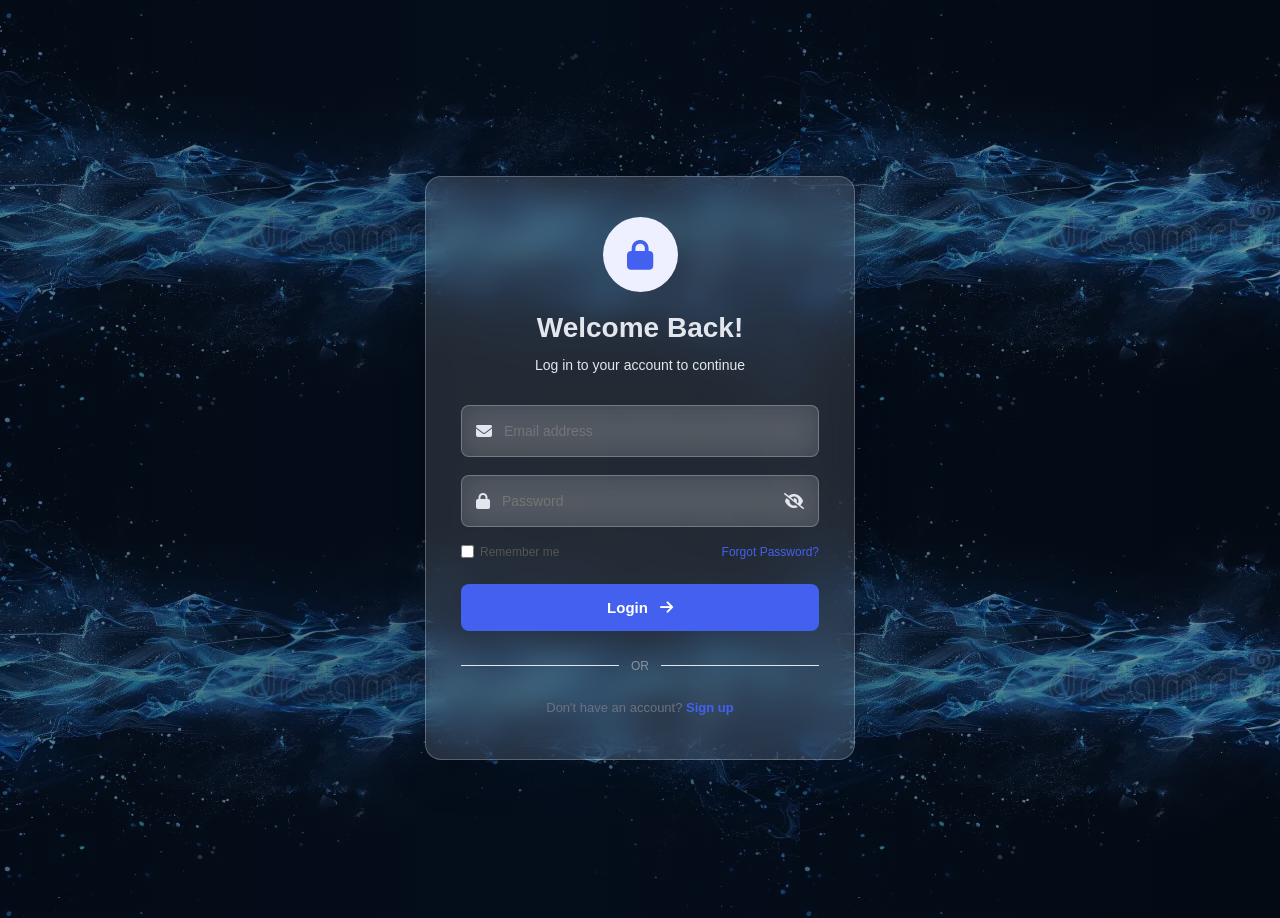
<file: index.html>
<!DOCTYPE html>
<html lang="en">
<head>
 <meta charset="UTF-8">
 <meta name="viewport" content="width=device-width, initial-scale=1">
 <link rel="stylesheet"
      href="https://cdnjs.cloudflare.com/ajax/libs/font-awesome/6.5.2/css/all.min.css">
 <link rel="stylesheet" href="login.css">
 <title>Login Page</title>
</head>
<body>
 <header>
  <nav>
   <ul id="nav-menu">
    <li>
     <a href="dashboard.html"></a>
    </li>
   </ul>
   </nav>
 </header>
 <main>
   <section id="login-hero">
    <div class="login-container">
     <div class="login-card">
      <div class="login-icon">
       <i class="fa-solid fa-lock"></i>
      </div>
      <h2>Welcome Back!</h2>
      <p>Log in to your account to continue</p>
      <div class="email-container">
       <i class="fas fa-envelope"></i>
     <input type="email" id="email" placeholder="Email address" required>
      </div>
      <div class="password-container">
       <i class="fas fa-lock"></i>
       <input type="password" id="password" placeholder="Password" required>
       <i class="fas fa-eye-slash" id="toggle-password"></i>
      </div>
      <div class="remember-forgot">
      <label>
       <input type="checkbox" id="remember-me">Remember me
      </label>
      <a href="forget-password.html">Forgot Password?</a>
      </div>
      <button id="login">Login <i class="fas fa-arrow-right"></i></button>
      <p id="login-message"></p>
      <p class="eyebrow"><span></span>OR<span></span></p>
       <p class="signup-text">Don't have an account? <a href="sign-up.html">Sign up</a></p>
     </div>
    </div>
   </section>
   </main>
 <script src="login.js"></script>
</body>

</html>
</file>
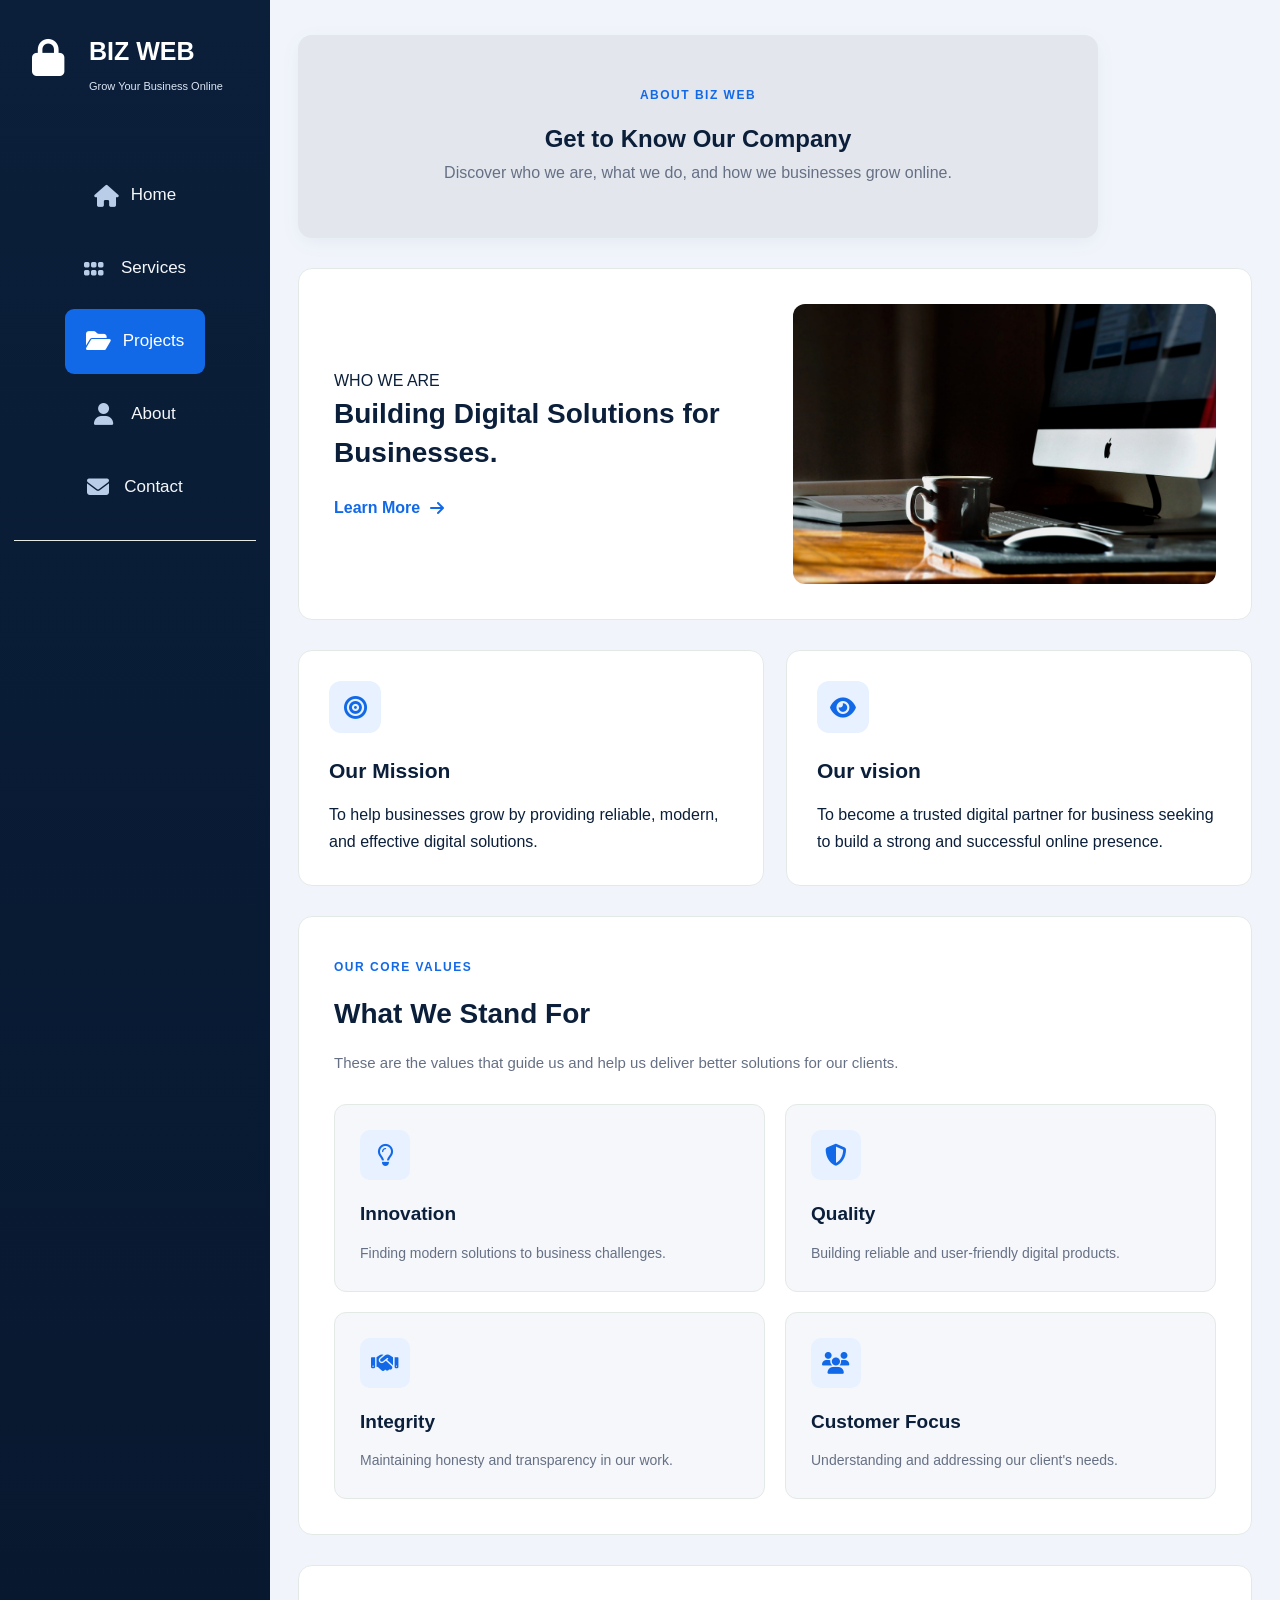
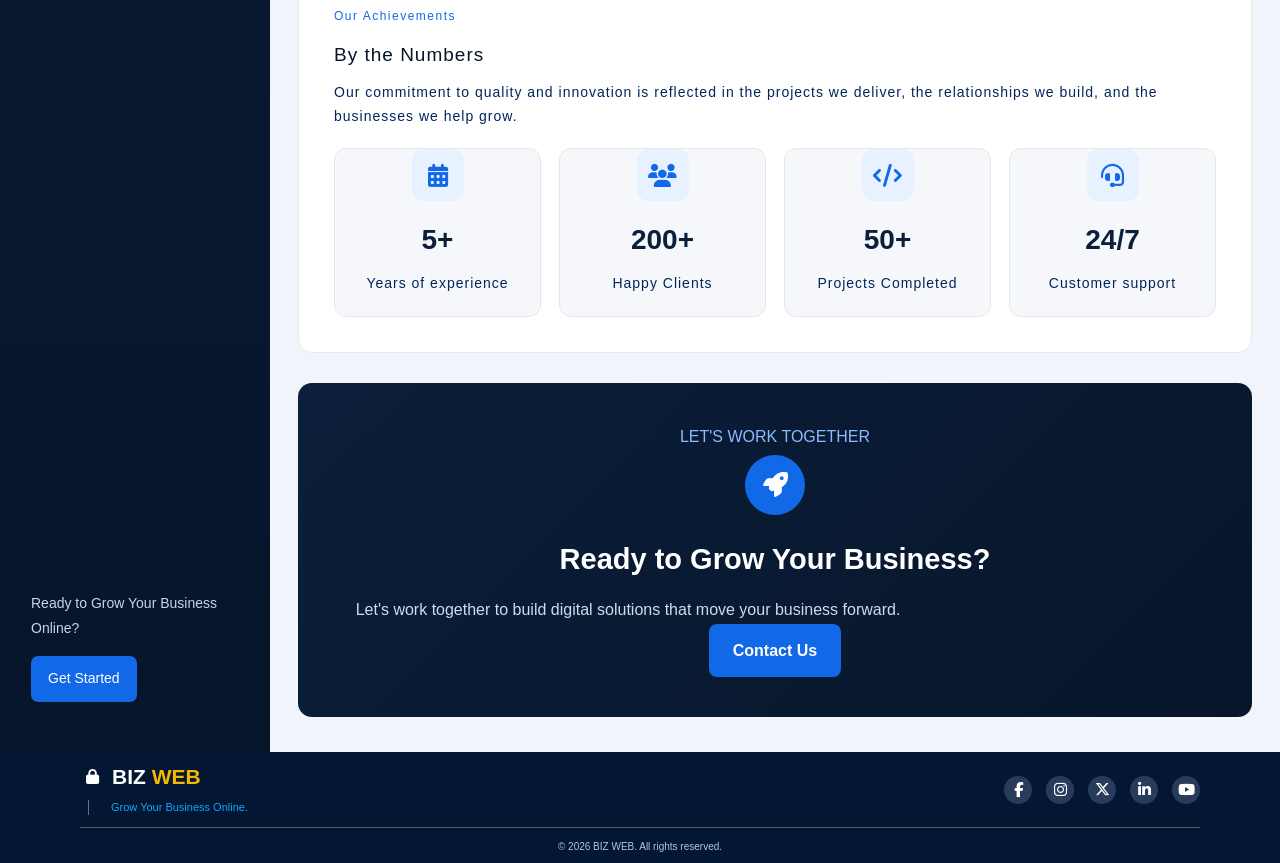
<file: about.html>
<!DOCTYPE html>
<html lang="en">
<head>
 <meta charset="UTF-8">
 <meta name="viewport" content="width=device-width, initial-scale=1">
 <title>BIZ WEB | ABOUT</title>
  <link rel="stylesheet" href="dashboard.css">
 <link rel="stylesheet"
      href="https://cdnjs.cloudflare.com/ajax/libs/font-awesome/6.5.2/css/all.min.css">
</head>

<body>
 <div class="about-layout">
  <!---------- SIDEBAR---------->
  
 <aside class="sidebar">
        <div class="sidebar-brand">
        <h2>BIZ WEB</h2>
        <p class="sidebar-tagline">Grow Your Business Online</p>
      </div>
      <nav>
       <a href="index.html"> <i class="fas fa-house"></i> Home</a>
               <a href="services.html"><i class="fas fa-grip"></i> Services</a>
        <a href="projects.html"><i class="fas fa-folder-open"></i> Projects</a>
        <a href="about.html"><i class="fas fa-user"></i> About</a>
        <a href="contact.html"><i class="fas fa-envelope"></i> Contact</a>
      </nav>
      <div class="sidebar-bottom">
        <p>Ready to Grow Your Business Online?</p>
        <a href="contact.html" class="sidebar-cta">
          Get Started
        </a>
        
      </div>
    </aside>
    <main class="about-main">
     <section id="about-section">
      <p class="eyebrow">ABOUT BIZ WEB</p>
      <h1>Get to Know Our Company</h1>
      <p>Discover who we are, what we do, and how we businesses grow online. </p>
     </section>
     <section id="company-overview">
      <div class="overview-content">
       <span class="eyebrow">WHO WE ARE</span>
       <h2>Building Digital Solutions for Businesses. </h2>
       <a href="services.html">Learn More <i class="fas fa-arrow-right"></i></a>
      </div>
      <div class="overview-image">
       <img src="company-overview.jpg" alt="BIZ WEB Company Overview">
      </div>
     </section>
     <section id="featured-section">
      <div class="our-mission-container">
       <div class="mission-card">
        <div class="card-icon">
         <i class="fas fa-bullseye"></i>
        </div>
        <h3>Our Mission</h3>
        <p>To help businesses grow by providing reliable, modern, and effective digital solutions. </p>
       </div>
        <div class="vision-card">
         <div class="card-icon">
          <i class="fas fa-eye"></i>
         </div>
         <h3>Our vision</h3>
         <p>To become a trusted digital partner for business seeking to build a strong and successful online presence. </p>
        </div>
       </div>
     </section>
     <section id="core-values">
      <span class="eyebrow">OUR CORE VALUES</span>
      <h2>What We Stand For</h2>
      <p>These are the values that guide us and help us deliver better solutions for our clients. </p>
      <div class="core-container">
       <div class="core-card">
        <div class="card-icon">
         <i class="fa-regular fa-lightbulb"></i>
        </div>
        <h3>Innovation</h3>
        <p>Finding modern solutions to business challenges. </p>
       </div>
       <div class="core-card">
        <div class="card-icon">
         <i class="fas fa-shield-halved"></i>
        </div>
        <h3>Quality</h3>
        <p>Building reliable and user-friendly digital products. </p>
       </div>
       <div class="core-card">
        <div class="card-icon">
        <i class="fas fa-handshake"></i>
       </div>
       <h3>Integrity</h3>
       <p>Maintaining honesty and transparency in our work. </p>
       </div>
       <div class="core-card">
        <div class="card-icon">
         <i class="fas fa-users"></i>
        </div>
        <h3>Customer Focus</h3>
        <p>Understanding and addressing our client's needs. </p>
       </div>
      </div>
     </section>
     <section id="company-stat-section">
      <span class="eyebrow">Our Achievements</span>
      <h2>By the Numbers</h2>
      <p>Our commitment to quality and innovation is reflected in the projects we deliver, the relationships we build, and the businesses we help grow. </p>
      <div class="stats-container">
       <div class="stat-card">
        <div class="card-icon">
         <i class="fas fa-calendar-days"></i>
        </div>
        <h3>5+</h3>
        <p>Years of experience</p>
       </div>
       <div class="stat-card">
        <div class="card-icon">
         <i class="fas fa-users"></i>
        </div>
        <h3>200+</h3>
        <p>Happy Clients</p>
       </div>
       <div class="stat-card">
        <div class="card-icon">
         <i class="fas fa-code">
         </i>
        </div>
        <h3>50+</h3>
        <p>Projects Completed</p>
       </div>
       <div class="stat-card">
        <div class="card-icon">
         <i class="fas fa-headset"></i>
        </div>
        <h3>24/7</h3>
        <p>Customer support</p>
       </div>
      </div>
     </section>
     <section id="about-cta">
      <span class="eyebrow">LET'S WORK TOGETHER</span>
      <div class="cta-icon">
       <i class="fas fa-rocket"></i>
      </div>
      <h2>Ready to Grow Your Business?</h2>
      <p>Let's work together to build digital solutions
    that move your business forward. </p>
    <a href="contact.html" class="cta-btn">Contact Us</a>
  </section>
    </main>
    <footer class="site-footer">
      <div class="container-grid">
   <div class="footer-brand">
   <div class="logo">
    <i class="fas fa-lock"></i>
   </div>
   <div class="dashboard-name">BIZ <span class="highlight">WEB</span></div>
   <p class="eyebrow">Grow Your Business Online.</p>
   </div>
  <div class="contact-socials">
<a href="#" aria-label="Facebook">
        <i class="fa-brands fa-facebook-f"></i>
    </a>

    <a href="#" aria-label="Instagram">
        <i class="fa-brands fa-instagram"></i>
    </a>

    <a href="#" aria-label="X">
        <i class="fa-brands fa-x-twitter"></i>
    </a>

    <a href="#" aria-label="LinkedIn">
        <i class="fa-brands fa-linkedin-in"></i>
    </a>
    <a href="#" aria-label="YouTube">
     <i class="fa-brands fa-youtube"></i>
    </a>
    <p>© 2026 BIZ WEB. All rights reserved.</p>
</div>
</div>
</footer>
<script src="dashboard.js"></script>
</body>
</html>
</file>
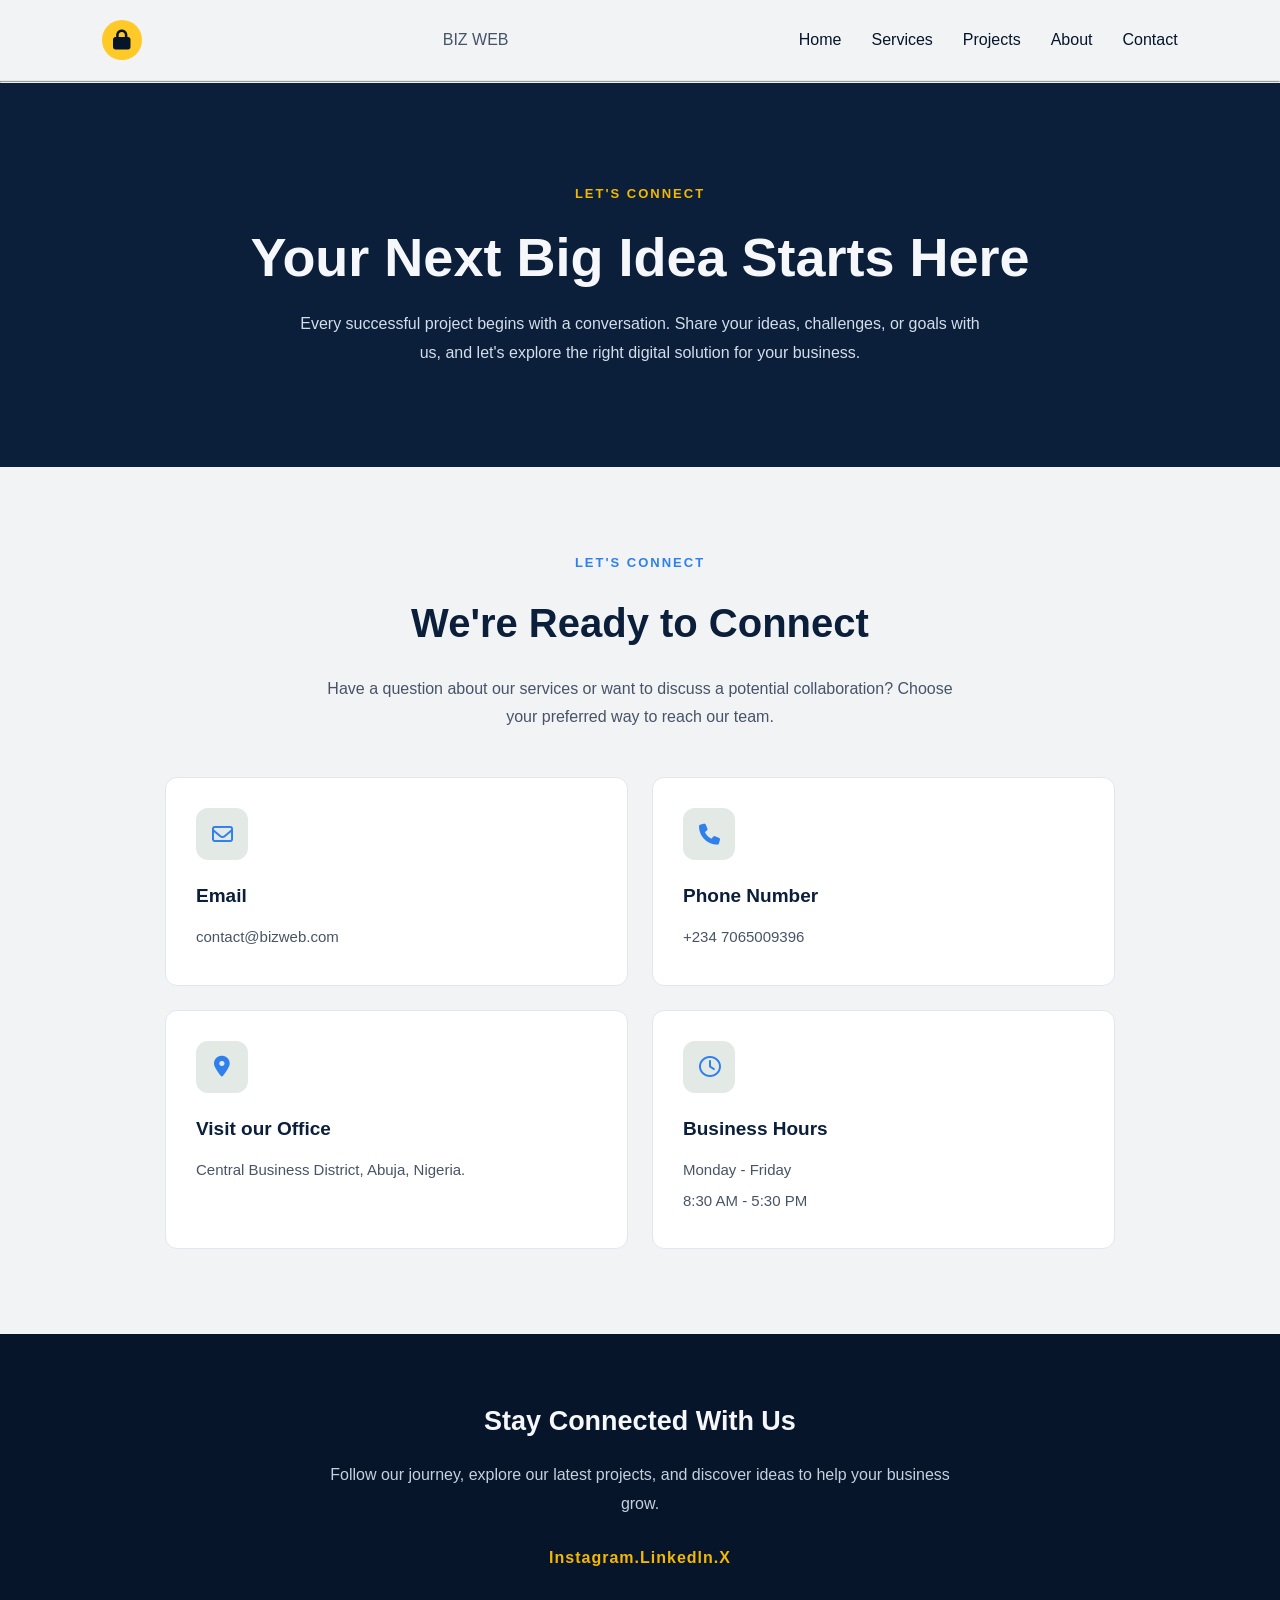
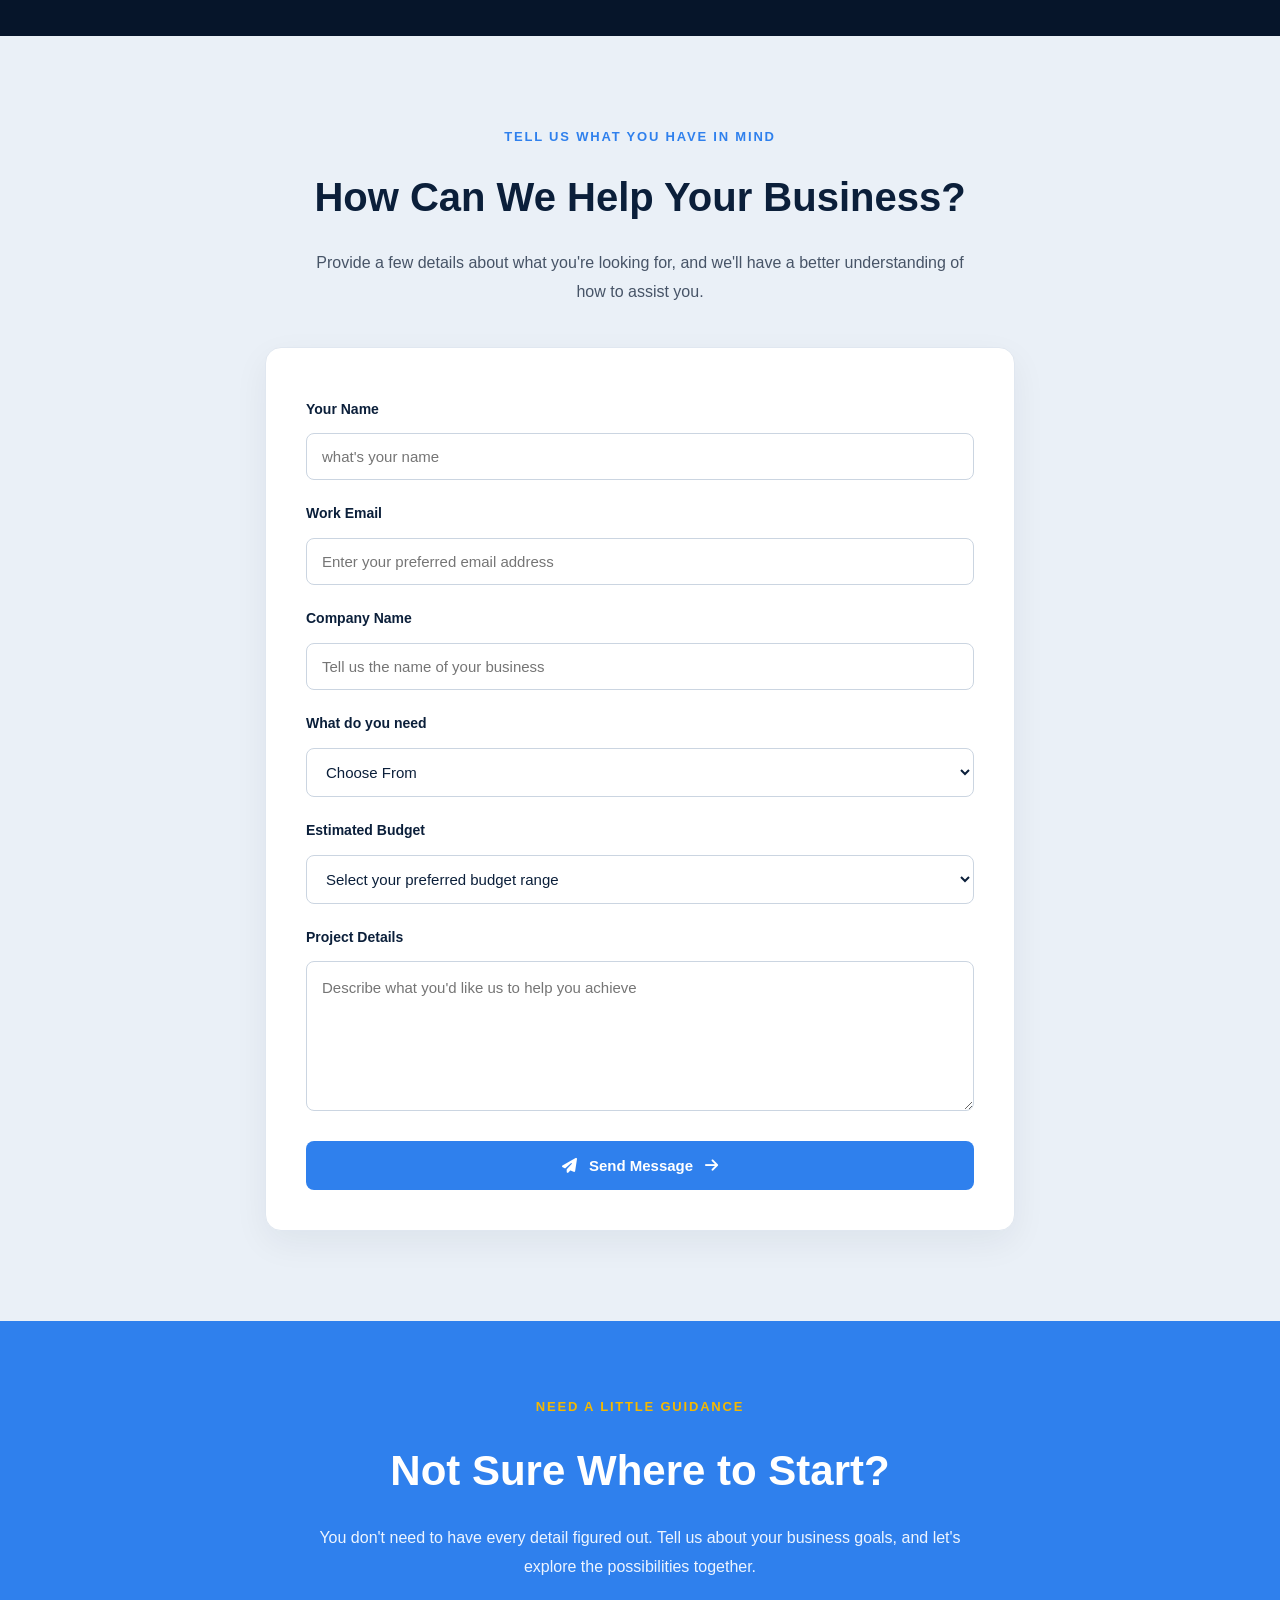
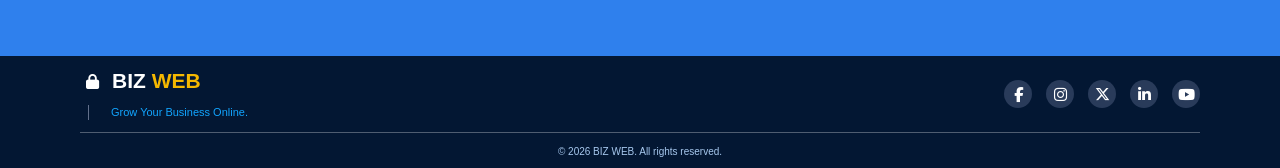
<file: contact.html>
<!DOCTYPE html>
<html lang="en">
<head>
 <meta charset="UTF-8">
 <meta name="viewport" content="width=device-width, initial-scale=1">
 <title>BIZ WEB </title>
 <link rel="stylesheet"
      href="https://cdnjs.cloudflare.com/ajax/libs/font-awesome/6.5.2/css/all.min.css">
 <link rel="stylesheet" href="dashboard.css">
</head>
<body>
 <header>
  <nav>
   <div class="dashboard-logo">
    <i class="fas fa-lock"></i>
   </div>
   <div class="service-name">BIZ <span class="highlight">WEB</span></div>
   <button id="menu-toggle">☰</button>
       <ul id="nav-menu">
        <li>
         <a href="dashboard.html">Home</a>
        </li>
        <li>
         <a href="services.html"> Services</a>
        </li>
        <li>
         <a href="projects.html">Projects</a>
        </li>
        <li>
         <a href="about.html">About</a>
        </li>
        <li>
         <a href="contact.html">Contact</a>
        </li>
       </ul>
  </nav>
 </header>
 <hr>
 <main>
  <section id="contact-section">
   <p class="eyebrow">LET'S CONNECT</p>
   <h2>Your Next Big Idea Starts Here</h2>
   <p>Every successful project begins with a conversation. Share your ideas, challenges, or goals with us, and let's explore the right digital solution for your business. </p>
  </section>
  <section id="contact-content">
   <p class="eyebrow">LET'S CONNECT</p>
   <h2>We're Ready to Connect</h2>
   <p>Have a question about our services or want to discuss a potential collaboration? Choose your preferred way to reach our team. </p>
   <div class="content-details">

  <div class="contact-details">
    <div class="details-icon">
      <i class="fa-regular fa-envelope"></i>
    </div>

    <h3>Email</h3>
    <p>contact@bizweb.com</p>
  </div>
   <div class="contact-details">
    <div class="details-icon">
     <i class="fas fa-phone"></i>
    </div>
    <h3>Phone Number</h3>
    <p>+234 7065009396</p>
   </div>
   <div class="contact-details">
    <div class="contact-icon">
     <i class="fas fa-location-dot"></i>
    </div>
     </span>
     <h3>Visit our Office</h3>

    <p>Central Business District, Abuja, Nigeria. </p>
   </div>
   <div class="contact-details">
    <div class="contact-icon">
     <i class="fa-regular fa-clock"></i>
    </div>
    <h3>Business Hours</h3>
   <p>Monday - Friday</p>
   <p>8:30 AM - 5:30 PM</p>
   </div>
  </section>
  <section id="contact-social">
   <h3>Stay Connected With Us</h3>
   <p>Follow our journey, explore our latest projects, and discover ideas to help your business grow. </p>
   <p class="contact-social">Instagram.Linkedln.X </p>
  </section>
  <section id="contact-info">
   <p class="eyebrow">TELL US WHAT YOU HAVE IN MIND</p>
   <h2>How Can We Help Your Business?</h2>
   <p>Provide a few details about what you're looking for, and we'll have a better understanding of how to assist you. </p>
   <div class="contact-info-container">
    <div class="info-card">
   <form id="contact-form">
    <label for="name">Your Name</label>
    <input type="text" id="name" placeholder="what's your name">
    <label for="email">Work Email</label>
    <input type="email" id="email" name="email" placeholder="Enter your preferred email address" required>
    <label for="company">Company Name</label>
    <input type="text" id="name" placeholder="Tell us the name of your business">
        <label for="service">What do you need<span class="required-dot"></span></label>
     <select id="service" name="service" required>
      <option value="" disabled selected>Choose From</option>
      <option value="a new website">A New Website</option>
      <option value="website redesign">Website Redesign</option>
      <option value="online-store-development">Online Development</option>
      <option value="website-maintenance">Website Maintenance</option>
      <option value="branding">Branding</option>
      <option value="digital-marketing">Digital Marketing</option>
      <option value="website-support">Website Support</option>
      <option value="something-else">Something Else</option>
     </select>
     <label for="budget">Estimated Budget</label>
     <select id="budget" name="budget" required>
      <option value="" disabled selected>Select your preferred budget range</option>
      <option value="below-100,000">Below #100,000</option>
      <option value="100000-300000">#100,000 - #300,000</option>
      <option value="300000-500000">#300,000 - #500,000</option>
      <option value="above-500000">Above #500,000</option>
      <option value="not-sure-yet">Not Sure Yet</option>
     </select>
      <label for="message">Project Details<span class="required-dot"></span></label>
      <textarea id="message" name="message" placeholder="Describe what you'd like us to help you achieve"></textarea>
      <button id="submit-form" type="submit"><i class="fas fa-paper-plane"></i> Send Message<i class="fas fa-arrow-right"></i>
      </button>
      <p id="form-message"></p>
      </form>
      </div>
      </div>
  </section>
  <section id="contact-cta">
   <p class="eyebrow">NEED A LITTLE GUIDANCE</p>
   <h2>Not Sure Where to Start?</h2>
   <p>You don't need to have every detail figured out. Tell us about your business goals, and let's explore the possibilities together. </p>
  </section>
    </main>
        <footer class="site-footer">
      <div class="container-grid">
   <div class="footer-brand">
   <div class="logo">
    <i class="fas fa-lock"></i>
   </div>
   <div class="dashboard-name">BIZ <span class="highlight">WEB</span></div>
   <p class="eyebrow">Grow Your Business Online.</p>
   </div>
  <div class="contact-socials">
<a href="#" aria-label="Facebook">
        <i class="fa-brands fa-facebook-f"></i>
    </a>

    <a href="#" aria-label="Instagram">
        <i class="fa-brands fa-instagram"></i>
    </a>

    <a href="#" aria-label="X">
        <i class="fa-brands fa-x-twitter"></i>
    </a>

    <a href="#" aria-label="LinkedIn">
        <i class="fa-brands fa-linkedin-in"></i>
    </a>
    <a href="#" aria-label="YouTube">
     <i class="fa-brands fa-youtube"></i>
    </a>
    <p>© 2026 BIZ WEB. All rights reserved.</p>
</div>
</div>
</footer>
<script src="dashboard.js"></script>
</body>
</html>
</file>
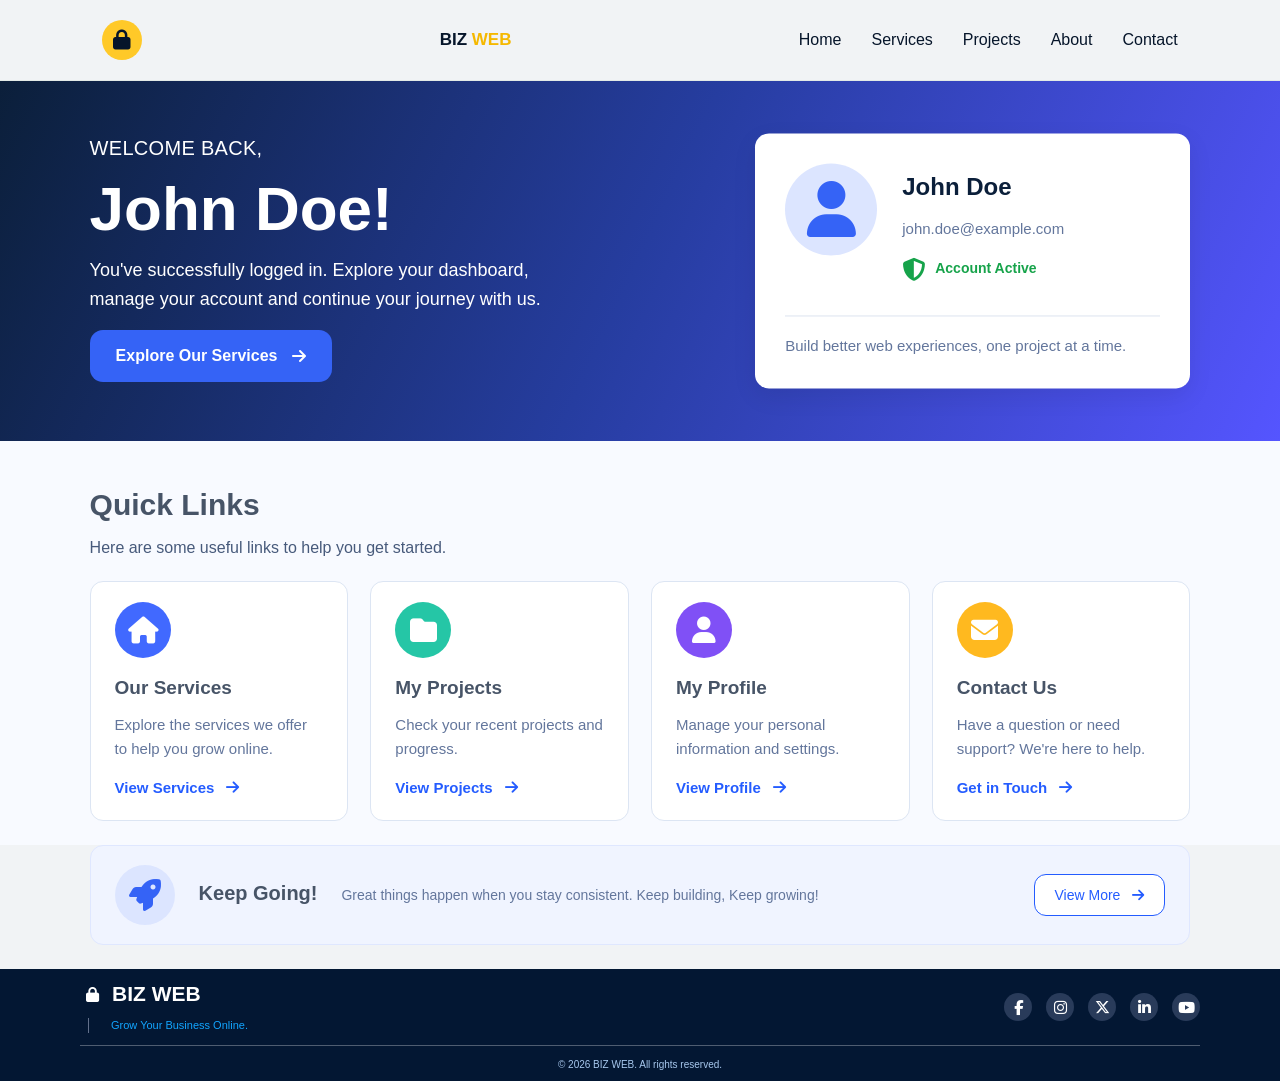
<file: dashboard.html>
<!DOCTYPE html>
<html lang="en">
<head>
 <meta charset="UTF-8">
 <meta name="viewport" content="width=device-width, initial-scale=1">
 <title>BIZ WEB DASHBOARD</title>
 <link rel="stylesheet"
      href="https://cdnjs.cloudflare.com/ajax/libs/font-awesome/6.5.2/css/all.min.css">
 <link rel="stylesheet" href="dashboard.css">
</head>
<body>
 <header>
  <nav>
   <div class="dashboard-logo">
    <i class="fas fa-lock"></i>
   </div>
   <div class="dashboard-name">BIZ <span class="highlight">WEB</span></div>
   <button id="menu-toggle">☰</button>
       <ul id="nav-menu">
        <li>
         <a href="dashboard.html">Home</a>
        </li>
        <li>
         <a href="services.html"> Services</a>
        </li>
        <li>
         <a href="projects.html">Projects</a>
        </li>
        <li>
         <a href="about.html">About</a>
        </li>
        <li>
         <a href="contact.html">Contact</a>
        </li>
       </ul>
  </nav>
 </header>
 <main>
  <section id="dashboard-hero">
   <p class="eyebrow">WELCOME BACK,</p>
   <h2>John Doe!</h2>
   <p>You've successfully logged in. Explore your dashboard, manage your account and continue your journey with us. </p>
      <button id="explore-our-services">Explore Our Services <i class="fas fa-arrow-right"></i></button>
   <div class="dashboard-container">
    <div class="dashboard-card">
     <div class="card-icon">
      <i class="fas fa-user"></i>
     </div>
     <h3>John Doe</h3>
     <p>john.doe@example.com</p>
     <p class="account-status">
      <i class="fas fa-shield-halved"></i><span>Account Active</span></p>
      <hr>
      <p class="account-description">Build better web experiences, one project at a time.</p>
    </div>
   </div>
  </section>
  <section id="quick-hero">
   <h3>Quick Links</h3>
   <p>Here are some useful links to help you get started.</p>
   <div class="quick-container">
    <div class="quick-card">
     <div class="card-icon">
      <i class="fas fa-house"></i>
     </div>
     <h3>Our Services</h3>
     <p>Explore the services we offer to help you grow online.</p>
     <a href="services.html">View Services <i class="fas fa-arrow-right"></i></a>
    </div>
    <div class="quick-card">
     <div class="card-icon">
      <i class="fas fa-folder"></i>
     </div>
     <h3>My Projects</h3>
     <p>Check your recent projects and progress.</p>
     <a href="projects.html">View Projects <i class="fas fa-arrow-right"></i></a>
    </div>
    <div class="quick-card">
     <div class="card-icon">
      <i class="fas fa-user"></i>
     </div>
     <h3>My Profile</h3>
     <p>Manage your personal information and settings.</p>
     <a href="about.html">View Profile <i class="fas fa-arrow-right"></i></a>
    </div>
    <div class="quick-card">
     <div class="card-icon">
      <i class="fas fa-envelope"></i>
     </div>
     <h3>Contact Us</h3>
     <p>Have a question or need support? We're here to help.</p>
     <a href="contact.html">Get in Touch <i class="fas fa-arrow-right"></i></a>
    </div>
   </div>
  </section>
  <section id="cta-hero">
   <div class="cta-icon">
    <i class="fas fa-rocket"></i>
   </div>
   <h3>Keep Going!</h3>
   <p>Great things happen when you stay consistent. Keep building, Keep growing!</p>
   <button id="view-more">View More <i class="fas fa-arrow-right"></i></button>
  </section>
  </main>
      <footer class="site-footer">
      <div class="container-grid">
   <div class="footer-brand">
   <div class="logo">
    <i class="fas fa-lock"></i>
   </div>
   <div class="dashboard-name">BIZ WEB</div>
   <p class="eyebrow">Grow Your Business Online.</p>
   </div>
  <div class="contact-socials">
<a href="#" aria-label="Facebook">
        <i class="fa-brands fa-facebook-f"></i>
    </a>

    <a href="#" aria-label="Instagram">
        <i class="fa-brands fa-instagram"></i>
    </a>

    <a href="#" aria-label="X">
        <i class="fa-brands fa-x-twitter"></i>
    </a>

    <a href="#" aria-label="LinkedIn">
        <i class="fa-brands fa-linkedin-in"></i>
    </a>
    <a href="#" aria-label="YouTube">
     <i class="fa-brands fa-youtube"></i>
    </a>
    <p>© 2026 BIZ WEB. All rights reserved.</p>
</div>
</div>
</footer>
<script src="dashboard.js"></script>
</body>
</html>
</file>
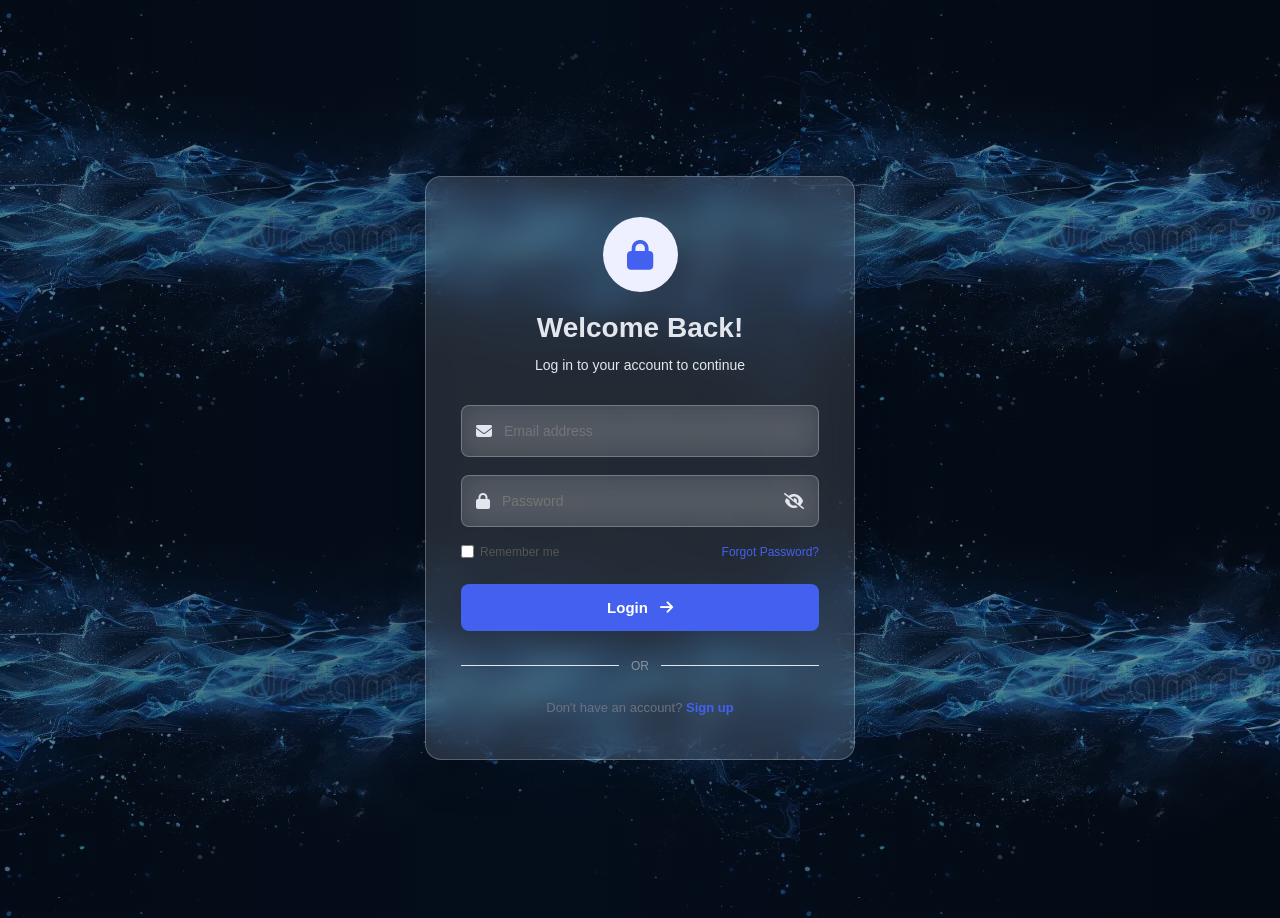
<file: login.html>
<!DOCTYPE html>
<html lang="en">
<head>
 <meta charset="UTF-8">
 <meta name="viewport" content="width=device-width, initial-scale=1">
 <link rel="stylesheet"
      href="https://cdnjs.cloudflare.com/ajax/libs/font-awesome/6.5.2/css/all.min.css">
 <link rel="stylesheet" href="login.css">
 <title>Login Page</title>
</head>
<body>
 <header>
  <nav>
   <ul id="nav-menu">
    <li>
     <a href="dashboard.html"></a>
    </li>
   </ul>
   </nav>
 </header>
 <main>
   <section id="login-hero">
    <div class="login-container">
     <div class="login-card">
      <div class="login-icon">
       <i class="fa-solid fa-lock"></i>
      </div>
      <h2>Welcome Back!</h2>
      <p>Log in to your account to continue</p>
      <div class="email-container">
       <i class="fas fa-envelope"></i>
     <input type="email" id="email" placeholder="Email address" required>
      </div>
      <div class="password-container">
       <i class="fas fa-lock"></i>
       <input type="password" id="password" placeholder="Password" required>
       <i class="fas fa-eye-slash" id="toggle-password"></i>
      </div>
      <div class="remember-forgot">
      <label>
       <input type="checkbox" id="remember-me">Remember me
      </label>
      <a href="forget-password.html">Forgot Password?</a>
      </div>
      <button id="login">Login <i class="fas fa-arrow-right"></i></button>
      <p id="login-message"></p>
      <p class="eyebrow"><span></span>OR<span></span></p>
       <p class="signup-text">Don't have an account? <a href="sign-up.html">Sign up</a></p>
     </div>
    </div>
   </section>
   </main>
 <script src="login.js"></script>
</body>

</html>
</file>
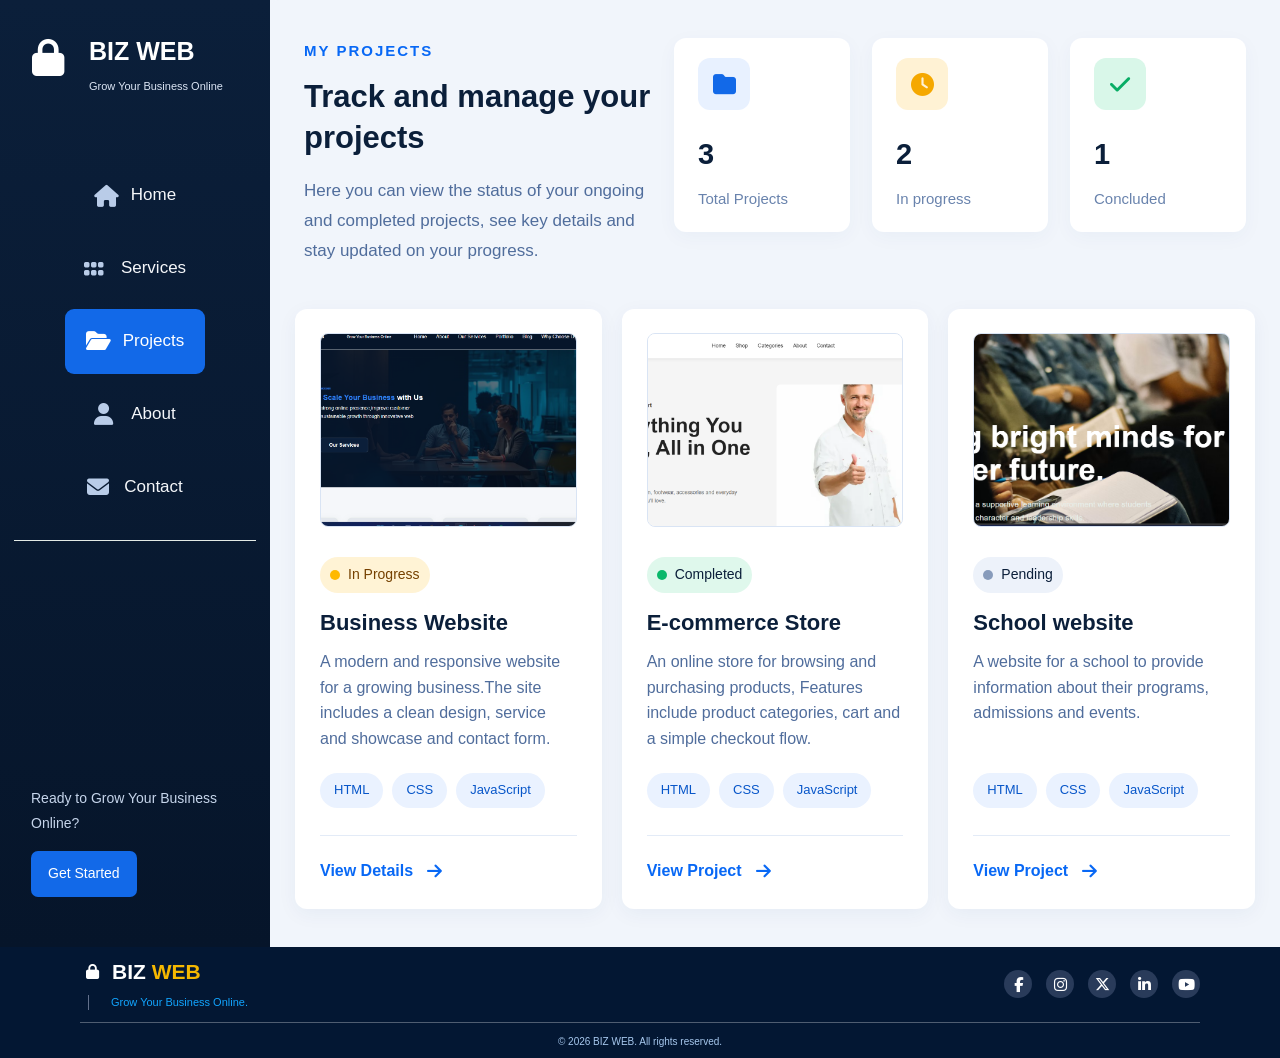
<file: projects.html>
<!DOCTYPE html>
<html lang="en">

<head>
  <meta charset="UTF-8">
  <meta name="viewport" content="width=device-width, initial-scale=1">

  <title>BIZ WEB | Projects</title>

  <link rel="stylesheet" href="dashboard.css">

  <link rel="stylesheet"
        href="https://cdnjs.cloudflare.com/ajax/libs/font-awesome/6.5.2/css/all.min.css">
</head>

<body>

  <div class="projects-layout">

    <!-- SIDEBAR -->

    <aside class="sidebar">

      <div class="sidebar-brand">
        <h2>BIZ WEB</h2>
        <p class="sidebar-tagline">Grow Your Business Online</p>
      </div>
      <nav>
        <a href="dashboard.html"><i class="fas fa-house"></i> Home</a>
        <a href="services.html"><i class="fas fa-grip"></i> Services</a>
        <a href="projects.html"><i class="fas fa-folder-open"></i> Projects</a>
        <a href="about.html"><i class="fas fa-user"></i> About</a>
        <a href="contact.html"><i class="fas fa-envelope"></i> Contact</a>
      </nav>
      <div class="sidebar-bottom">
        <p>Ready to Grow Your Business Online?</p>
        <a href="contact.html" class="sidebar-cta">
          Get Started
        </a>
        
      </div>
    </aside>
    
    <!--------- PROJECTS MAIN -------->
    <main class="project-main">
      <section id="project-hero">
        <p class="eyebrow">MY PROJECTS</p>
        <h2>Track and manage your projects</h2>
        <p>Here you can view the status of your ongoing and completed projects, see key details and stay updated on your progress. </p>
        <div class="project-stats-container">
          <div class="project-stat-card">
            <div class="card-icon">
              <i class="fas fa-folder"></i>
            </div>
            <h3>3</h3>
            <p>Total Projects</p>
          </div>
          <div class="project-stat-card">
            <div class="card-icon">
              <i class="fas fa-clock"></i>
            </div>
            <h3>2</h3>
            <p>In progress</p>
          </div>
          <div class="project-stat-card">
            <div class="card-icon">
              <i class="fas fa-check"></i>
            </div>
            <h3>1</h3>
            <p>Concluded</p>
          </div>
        </div>
      </section>
      <section class="project-section">
        <div class="project-container">
          <div class="project-card">
            <div class="project-image">
              <img src="business-modern-website.png" alt="Business Website">
            </div>
            <div class="project-status in-progress">
              <span class="status-dot"></span>
              <span>In Progress</span>
            </div>
            <h3>Business Website</h3>
            <p>A modern and responsive website for a growing business.The site includes a clean design, service and showcase and contact form. </p>
            <div class="project-technologies">
              <span>HTML</span>
              <span>CSS</span>
              <span>JavaScript</span>
            </div>
            <hr>
            <a href="My Projects/company.html" class="projects-link">View Details <i class="fas fa-arrow-right"></i></a>
            </div>
        </div>
        <div class="project-card">
          <div class="project-image">
            <img src="urban-store.png" alt="E-commerce Store">
          </div>
          <div class="project-status completed">
            <span class="status-dot"></span>
            <span>Completed</span>
          </div>
          <h3>E-commerce Store</h3>
          <p>An online store for browsing and purchasing products, Features include product categories, cart and a simple checkout flow. </p>
          <div class="project-technologies">
            <span>HTML</span>
            <span>CSS</span>
            <span>JavaScript</span>
          </div>
          <hr>
          <a href="bright-future-academy-school-website/bug.html" class="project-link">
  View Project <i class="fas fa-arrow-right"></i>
</a>
        </div>
        <div class="project-card">
          <div class="project-image">
            <img src="school.png" alt="School Website">
          </div>
          <div class="project-status pending">
            <span class="status-dot"></span>
            <span>Pending</span>
          </div>
          <h3>School website</h3>
          <p>A website for a school to provide information about their programs, admissions and events. </p>
          <div class="project-technologies">
            <span>HTML</span>
            <span>CSS</span>
            <span>JavaScript</span>
          </div>
          <hr>
          <a href="bright-future-academy-school-website/index.html" class="project-link">View Project <i class="fas fa-arrow-right"></i></a>
        </div>
        </div>
      </section>
    </main>
            <footer class="site-footer">
      <div class="container-grid">
   <div class="footer-brand">
   <div class="logo">
    <i class="fas fa-lock"></i>
   </div>
   <div class="dashboard-name">BIZ <span class="highlight">WEB</span></div>
   <p class="eyebrow">Grow Your Business Online.</p>
   </div>
  <div class="contact-socials">
<a href="#" aria-label="Facebook">
        <i class="fa-brands fa-facebook-f"></i>
    </a>

    <a href="#" aria-label="Instagram">
        <i class="fa-brands fa-instagram"></i>
    </a>

    <a href="#" aria-label="X">
        <i class="fa-brands fa-x-twitter"></i>
    </a>

    <a href="#" aria-label="LinkedIn">
        <i class="fa-brands fa-linkedin-in"></i>
    </a>
    <a href="#" aria-label="YouTube">
     <i class="fa-brands fa-youtube"></i>
    </a>
    <p>© 2026 BIZ WEB. All rights reserved.</p>
</div>
</div>
</footer>
<script src="dashboard.js"></script>
</body>
</html>
</file>
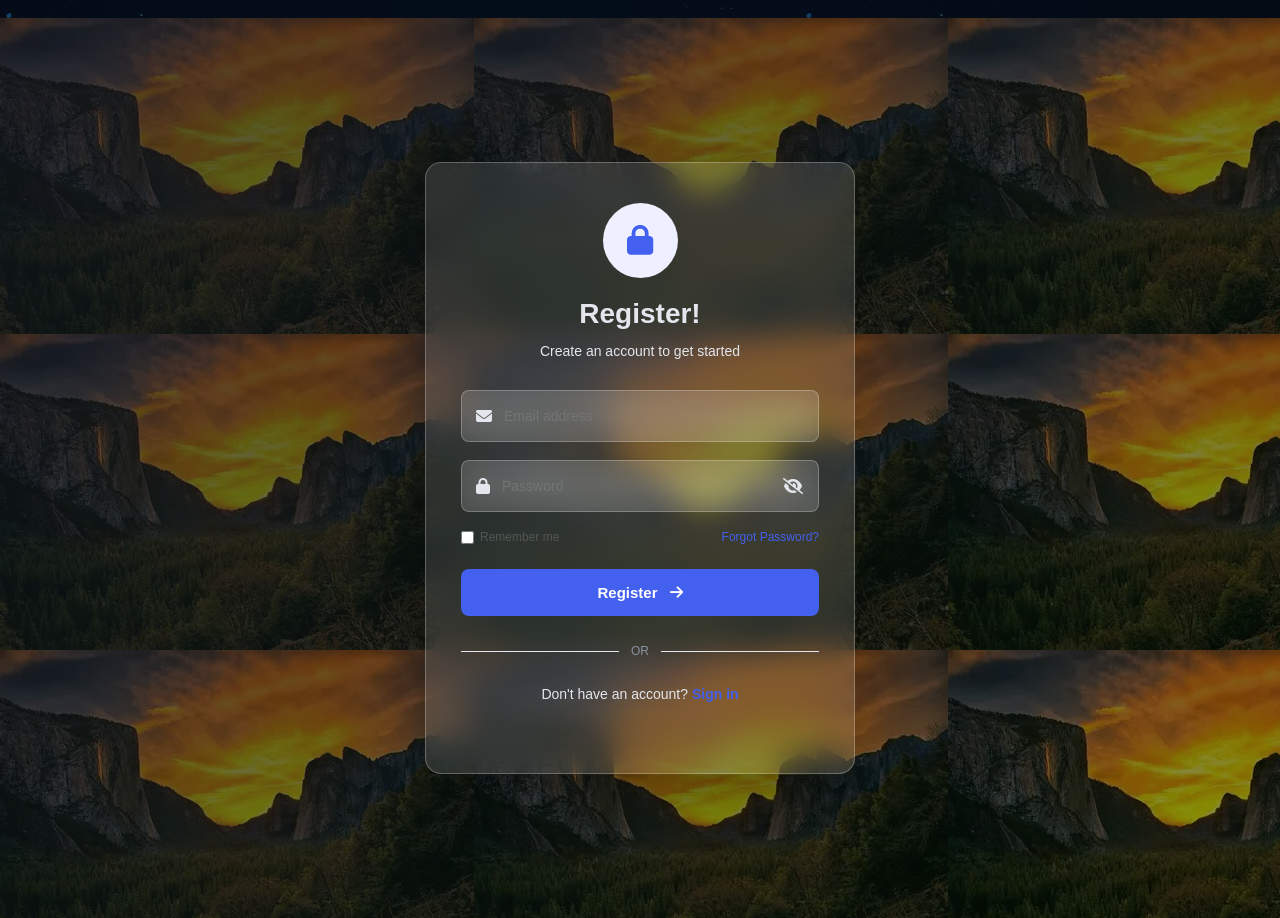
<file: sign-up.html>
<!DOCTYPE html>
<html lang="en">
<head>
 <meta charset="UTF-8">
 <meta name="viewport" content="width=device-width, initial-scale=1">
 <link rel="stylesheet"
      href="https://cdnjs.cloudflare.com/ajax/libs/font-awesome/6.5.2/css/all.min.css">
 <link rel="stylesheet" href="login.css">
 <title>Login Page</title>
</head>
<body>
 <header>
  <nav>
   <ul id="nav-menu">
    <li>
     <a href="login.html"></a>
    </li>
   </ul>
   </nav>
 </header>
 <main>
   <section id="sign-up-hero">
    <div class="sign-up-container">
     <div class="sign-up-card">
      <div class="sign-up-icon">
       <i class="fa-solid fa-lock"></i>
      </div>
      <h2>Register!</h2>
      <p>Create an account to get started</p>
      <div class="email-container">
       <i class="fas fa-envelope"></i>
     <input type="email" id="email" placeholder="Email address" required>
      </div>
      <div class="password-container">
       <i class="fas fa-lock"></i>
       <input type="password" id="password" placeholder="Password" required>
       <div class="i" id="toggle-password">
        <i class="fa  fa-eye-slash"></i>
       </div>
      </div>
      <div class="remember-forgot">
      <label>
       <input type="checkbox" id="remember-me">Remember me
      </label>
      <a href="forget-password.html">Forgot Password?</a>
      </div>
      <button id="register">Register <i class="fas fa-arrow-right"></i></button>
      <p id="register-message"></p>
      <p class="eyebrow"><span></span>OR<span></span></p>
       <p class="sign-in-text">Don't have an account? <a href="sign-in.html">Sign in</a></p>
     </div>
    </div>
   </section>
   </main>
 <script src="sign-up.js"></script>
</body>

</html>
</file>
<file: login.css>
:root {
    --primary: #0b1f3a;       /* Main navy */
    --primary-dark: #06152a;  /* Dark navy */
    --secondary: #2f80ed;     /* Blue accent */
    --accent: #f5b800;        /* Gold accent */
    --white: #ffffff;
    --text: #475467;
    --light: #f1f3f5;
    --border: #e3eae6;
    --eyebrow: #2f80ed;
    --heading: #0b1f3a;
    --paragraph: #475467;
    --stats-bg: #e3e7ed;
}

* {
    margin: 0;
    padding: 0;
    box-sizing: border-box;
}
body {
    font-family: Arial, sans-serif;
    background-image:  linear-gradient(90deg, #06152a85 0%, rgba(6, 21, 42, 0.61) 40%, rgba(6, 21, 42, 0.479) 100%), url("wavy-blue-neon.jpg");
    min-height: 100vh;
    color: #333;
}
/* Login Hero Section */
#login-hero {
    min-height: 100vh;
    display: flex;
    justify-content: center;
    align-items: center;
    padding: 30px 20px;
}
/* Login Container */
.login-container {
    width: 100%;
    max-width: 430px;
}
/* Login Card */
.login-card {
    background-color: rgba(255 255, 255, 0.12);
    backdrop-filter: blur(15px);
    -webkit-backdrop-filter: blur(15px);
    border: 1px solid rgba(255, 255, 255, 0.25);
    padding: 40px 35px;
    border-radius: 16px;
    box-shadow: 0 15px 40px rgba(0, 0, 0, 0.2);
    text-align: center;
}

/* Circular Lock Icon */
.login-icon {
    width: 75px;
    height: 75px;
    background-color: #eef0ff;
    color: #4361ee;
    border-radius: 50%;
    display: flex;
    justify-content: center;
    align-items: center;
    margin: 0 auto 20px;
}
.login-icon i {
    font-size: 30px;
}

/* Welcome Heading */
.login-card h2 {
    font-size: 28px;
    margin-bottom: 10px;
    color: var(--stats-bg);
}

/* Introductory Paragraph */
.login-card > p:not(.eyebrow):not(.signup-text) {
    font-size: 14px;
    color: var(--stats-bg);
    margin-bottom: 28px;
    line-height: 1.6;
}

/* Email and Password Containers */
.email-container,
.password-container {
    width: 100%;
    display: flex;
    align-items: center;
    gap: 12px;
    background-color: rgba(255 255, 255, 0.12);
    backdrop-filter: blur(15px);
    -webkit-backdrop-filter: blur(15px);
    border: 1px solid rgba(255, 255, 255, 0.25);
    border-radius: 8px;
    padding: 0 14px;
    margin-bottom: 18px;
    height: 52px;
}

.email-container > i,
.password-container > i:first-child {
    color: var(--stats-bg);
    font-size: 16px;
}

/* Input Fields */
.email-container input,
.password-container input {
    flex: 1;
    min-width: 0;
    width: 100%;
    border: none;
    outline: none;
    background: transparent;
    font-size: 14px;
    color: var(--stats-bg);
}

/* Password Visibility Icon */
#toggle-password {
    cursor: pointer;
    color: var(--stats-bg);
    font-size: 16px;
}
.i  {
    position: absolute;
    right: 15px;
    top: 50%;
    transform: translateY(-50%);
    cursor: pointer;
    color: var(--stats-bg);
    font-size: 18px;
    display: flex;
    align-items: center;
    justify-content: center;
    z-index: 2;


}

/* Remember Me and Forgot Password */
.remember-forgot {
    display: flex;
    justify-content: space-between;
    align-items: center;
    gap: 10px;
    margin: 5px 0 25px;
    font-size: 12px;
}

.remember-forgot label {
    display: flex;
    align-items: center;
    gap: 6px;
    color: #555;
}

#remember-me {
    accent-color: #4361ee;
    cursor: pointer;
}

.remember-forgot a {
    color: #4361ee;
    text-decoration: none;
}

.remember-forgot a:hover {
    text-decoration: underline;
}

/* Login Button */
#login {
    width: 100%;
    padding: 15px;
    border: none;
    border-radius: 8px;
    background-color: #4361ee;
    color: #ffffff;
    font-size: 15px;
    font-weight: bold;
    cursor: pointer;
    display: flex;
    justify-content: center;
    align-items: center;
    gap: 12px;
    transition: background-color 0.3s ease;
}

#login:hover {
    background-color: var(--heading);
}

/* OR Divider */
.eyebrow {
    display: flex;
    align-items: center;
    justify-content: center;
    gap: 12px;
    color: #8b93a1;
    font-size: 12px;
    margin: 25px 0;
}

.eyebrow span {
    height: 1px;
    flex: 1;
    background-color: var(--stats-bg);
}

/* Sign Up Paragraph */
.signup-text {
    font-size: 13px;
    color: #6b7280;
    line-height: 1.6;
}

.signup-text a {
    color: #4361ee;
    font-weight: bold;
    text-decoration: none;
}

.signup-text a:hover {
    text-decoration: underline;
}





/* Sign Up Hero Section */
#sign-up-hero {
    background-image: linear-gradient(135deg, rgba(20, 25, 30, 0.75), rgba(0, 20, 0, 0.45)), url("yosemite-mountain.jpg");;
    min-height: 100vh;
    display: flex;
    justify-content: center;
    align-items: center;
    padding: 30px 20px;
}
/* Sign Up Container */
.sign-up-container {
    width: 100%;
    max-width: 430px;
}
/* Sign Up Card */
.sign-up-card {
    background-color: rgba(255 255, 255, 0.12);
    backdrop-filter: blur(15px);
    -webkit-backdrop-filter: blur(15px);
    border: 1px solid rgba(255, 255, 255, 0.25);
    padding: 40px 35px;
    border-radius: 16px;
    box-shadow: 0 15px 40px rgba(0, 0, 0, 0.2);
    text-align: center;
}

/* Circular Lock Icon */
.sign-up-icon {
    width: 75px;
    height: 75px;
    background-color: #eef0ff;
    color: #4361ee;
    border-radius: 50%;
    display: flex;
    justify-content: center;
    align-items: center;
    margin: 0 auto 20px;
}
.sign-up-icon i {
    font-size: 30px;
}

/* Welcome Heading */
.sign-up-card h2 {
    font-size: 28px;
    margin-bottom: 10px;
    color: var(--stats-bg);
}

/* Introductory Paragraph */
.sign-up-card > p:not(.eyebrow):not(.signup-text) {
    font-size: 14px;
    color: var(--stats-bg);
    margin-bottom: 28px;
    line-height: 1.6;
}

/* Email and Password Containers */
.email-container,
.password-container {
    width: 100%;
    display: flex;
    align-items: center;
    gap: 12px;
    background-color: rgba(255 255, 255, 0.12);
    backdrop-filter: blur(15px);
    -webkit-backdrop-filter: blur(15px);
    border: 1px solid rgba(255, 255, 255, 0.25);
    border-radius: 8px;
    padding: 0 14px;
    margin-bottom: 18px;
    height: 52px;
}

.email-container > i,
.password-container > i:first-child {
    color: var(--stats-bg);
    font-size: 16px;
}

/* Input Fields */
.email-container input,
.password-container input {
    flex: 1;
    min-width: 0;
    width: 100%;
    border: none;
    outline: none;
    background: transparent;
    font-size: 14px;
    color: var(--stats-bg);
}

/* Password Visibility Icon */
#toggle-password {
    cursor: pointer;
    color: var(--stats-bg);
    font-size: 16px;
}
.i  {
    position: absolute;
    right: 15px;
    top: 50%;
    transform: translateY(-50%);
    cursor: pointer;
    color: var(--stats-bg);
    font-size: 18px;
    display: flex;
    align-items: center;
    justify-content: center;
    z-index: 2;


}

/* Remember Me and Forgot Password */
.remember-forgot {
    display: flex;
    justify-content: space-between;
    align-items: center;
    gap: 10px;
    margin: 5px 0 25px;
    font-size: 12px;
}

.remember-forgot label {
    display: flex;
    align-items: center;
    gap: 6px;
    color: #555;
}

#remember-me {
    accent-color: #4361ee;
    cursor: pointer;
}

.remember-forgot a {
    color: #4361ee;
    text-decoration: none;
}

.remember-forgot a:hover {
    text-decoration: underline;
}

/* Sign Up Button */
#register {
    width: 100%;
    padding: 15px;
    border: none;
    border-radius: 8px;
    background-color: #4361ee;
    color: #ffffff;
    font-size: 15px;
    font-weight: bold;
    cursor: pointer;
    display: flex;
    justify-content: center;
    align-items: center;
    gap: 12px;
    transition: background-color 0.3s ease;
}

#register:hover {
    background-color: var(--accent);
}

/* OR Divider */
.eyebrow {
    display: flex;
    align-items: center;
    justify-content: center;
    gap: 12px;
    color: #8b93a1;
    font-size: 12px;
    margin: 25px 0;
}

.eyebrow span {
    height: 1px;
    flex: 1;
    background-color: var(--stats-bg);
}

/* Sign Up Paragraph */
.sign-up-text {
    font-size: 13px;
    color: #6b7280;
    line-height: 1.6;
}

.sign-in-text a {
    color: #4361ee;
    font-weight: bold;
    text-decoration: none;
}

.sign-in-text a:hover {
    text-decoration: underline;
}





/* Mobile Responsiveness */
@media (max-width: 480px) {
    #login-hero {
        padding: 20px 15px;
    }

    .login-card {
        padding: 35px 22px;
    }

    .login-card h2 {
        font-size: 25px;
    }

    .remember-forgot {
        font-size: 11px;
    }
    #sign-up-hero {
        padding: 20px 15px;
    }

    .sign-up-card {
        padding: 35px 22px;
    }

    .sign-up-card h2 {
        font-size: 25px;
    }

    .remember-forgot {
        font-size: 11px;
    }
}
</file>
<file: dashboard.css>
:root {
    --primary: #0b1f3a;       /* Main navy */
    --primary-dark: #06152a;  /* Dark navy */
    --secondary: #2f80ed;     /* Blue accent */
    --accent: #f5b800;        /* Gold accent */
    --white: #ffffff;
    --text: #475467;
    --light: #f1f3f5;
    --border: #e3eae6;
    --eyebrow: #2f80ed;
    --heading: #0b1f3a;
    --paragraph: #475467;
    --stats-bg: #e3e7ed;
}

* {
    margin: 0;
    padding: 0;
    box-sizing: border-box;
}
body {
    font-family: Arial,sans-serif;
    background-color: var(--light);
    color: var(--text);
    line-height: 1.7;
 
}
nav {
    display: flex;
    align-items: center;
    justify-content: space-between;
    background-color: var(--light);
    padding: 20px 8%;
    border-bottom: 1px solid #e3eae6;
}
.dashboard-logo {
    width: 40px;
    height: 40px;
    background-color: #FFC928;
    color: var(--secondary);
    display: flex;
    justify-content: center;
    align-items: center;
    border-radius: 50%;
    font-size: 22px;
    margin-right: 10px;
}
.dashboard-logo i {
    font-size: 20px;
    color: #06152A;
}
.dashboard-name {
    color: var(--primary-dark);
    font-size: 1.1rem;
    font-weight: 600;
}
.dashboard-name .highlight {
  color: var(--accent);
}
nav ul {
    display: flex;
    gap: 30px;
    list-style: none;
    margin: 0;
    padding: 0;
}

nav ul li a {
    text-decoration: none;
    color: var(--primary-dark);
    font-size: 16px;
    font-weight: 500;
    
}

nav ul li a:hover {
    color: var(--secondary);
}
#menu-toggle {
    display: none;
    background: var(--secondary);
    color: var(--primary);
    border: none;
    padding: 10px 14px;
    border-radius: 8px;
    font-size: 22px;
    cursor: pointer;
    transition: 0.3s ease;
}
#menu-toggle:hover {
    transform: scale(1.05);
}
/* DASHBOARD HERO */
#dashboard-hero {
    background: linear-gradient(115deg, #0b1f3a, #263da0, #5555ff);
    color: #ffffff;
    padding: 50px 7%;
    min-height: 360px;
    display: flex;
    flex-direction: column;
    align-items: flex-start;
    position: relative;
    overflow: hidden;
}

#dashboard-hero > .eyebrow {
    font-size: 20px;
    margin-bottom: 8px;
    letter-spacing: 0.3px;
}

#dashboard-hero > h2 {
    font-size: 62px;
    line-height: 1.15;
    margin-bottom: 12px;
}

#dashboard-hero > p:not(.eyebrow) {
    max-width: 470px;
    font-size: 18px;
    line-height: 1.6;
    margin-bottom: 16px;
}

#explore-our-services {
    background: #3563f6;
    color: #ffffff;
    border: none;
    border-radius: 13px;
    padding: 17px 26px;
    font-size: 16px;
    font-weight: 600;
    display: flex;
    align-items: center;
    gap: 15px;
    transition: background 0.3s ease;
}

#explore-our-services:hover {
    background: #244ce0;
}

/* PROFILE CARD */
.dashboard-container {
    position: absolute;
    top: 50%;
    right: 7%;
    transform: translateY(-50%);
    width: 34%;
}

.dashboard-card {
    background: #ffffff;
    color: #0b1f3a;
    border-radius: 14px;
    padding: 30px;
    min-height: 255px;
    box-shadow: 0 8px 25px rgba(0, 0, 0, 0.08);
    display: grid;
    grid-template-columns: 95px 1fr;
    align-content: center;
    column-gap: 22px;
}

.dashboard-card .card-icon {
    grid-row: 1 / 4;
    width: 92px;
    height: 92px;
    background: #dce5ff;
    color: #3563f6;
    border-radius: 50%;
    display: flex;
    align-items: center;
    justify-content: center;
    font-size: 56px;
}

.dashboard-card h3 {
    font-size: 24px;
    margin: 4px 0 8px;
}

.dashboard-card > p:not(.account-description) {
    color: #63769c;
    font-size: 15px;
    margin-bottom: 12px;
}

.dashboard-card .account-status {
    color: #009b5a;
    font-size: 14px;
    font-weight: 600;
    display: flex;
    align-items: center;
    gap: 10px;
    margin-top: 4px;
    margin-bottom: 0;
}

.account-status i {
    font-size: 23px;
    color: #16a34a;
}
.account-status span {
    color: #16a34a;
    font-size: 14px;
    font-weight: 600;
}
.dashboard-card hr {
    grid-column: 1 / -1;
    width: 100%;
    border: none;
    border-top: 1px solid #dce3ef;
    margin: 22px 0 18px;
}

.dashboard-card .account-description {
    grid-column: 1 / -1;
    color: #63769c;
    font-size: 15px;
    line-height: 1.6;
}

/* QUICK LINKS SECTION */
#quick-hero {
    padding: 38px 7% 24px;
    background: #f8faff;
}

#quick-hero > h3 {
    font-size: 30px;
    margin-bottom: 4px;
}

#quick-hero > p {
    color: #475a7b;
    font-size: 16px;
    margin-bottom: 20px;
}

.quick-container {
    display: grid;
    grid-template-columns: repeat(4, minmax(0, 1fr));
    gap: 22px;
}

.quick-card {
    background: #ffffff;
    border: 1px solid #dce5f3;
    border-radius: 13px;
    padding: 20px 24px;
    min-height: 235px;
    display: flex;
    flex-direction: column;
    align-items: flex-start;
    transition: transform 0.3s ease, box-shadow 0.3s ease;
}

.quick-card:hover {
    transform: translateY(-4px);
    box-shadow: 0 8px 20px rgba(11, 31, 58, 0.07);
}

.quick-card .card-icon {
    width: 56px;
    height: 56px;
    border-radius: 50%;
    background: #4169ff;
    color: #ffffff;
    display: flex;
    align-items: center;
    justify-content: center;
    font-size: 27px;
    margin-bottom: 14px;
}

.quick-card:nth-child(2) .card-icon {
    background: #25c6a6;
}

.quick-card:nth-child(3) .card-icon {
    background: #8050f6;
}

.quick-card:nth-child(4) .card-icon {
    background: #ffb91f;
}

.quick-card h3 {
    font-size: 19px;
    margin-bottom: 9px;
}

.quick-card p {
    color: #63769c;
    font-size: 15px;
    line-height: 1.55;
    margin-bottom: 15px;
}

.quick-card a {
    color: #245cff;
    font-size: 15px;
    font-weight: 600;
    display: flex;
    align-items: center;
    gap: 12px;
    margin-top: auto;
}

.quick-card a:hover {
    color: #0b1f3a;
}
.quick-card a,
.quick-card a:hover {
    text-decoration: none;
}

/* CALL-TO-ACTION SECTION */
#cta-hero {
    margin: 0 7% 24px;
    padding: 18px 24px;
    min-height: 100px;
    background: #f0f4ff;
    border: 1px solid #dfe7ff;
    border-radius: 13px;
    display: flex;
    align-items: center;
    gap: 24px;
}

.cta-icon {
    width: 60px;
    height: 60px;
    flex-shrink: 0;
    background: #dce5ff;
    color: #3563f6;
    border-radius: 50%;
    display: flex;
    align-items: center;
    justify-content: center;
    font-size: 32px;
}

#cta-hero h3 {
    font-size: 20px;
    margin-bottom: 5px;
}

#cta-hero p {
    color: #63769c;
    font-size: 14px;
    line-height: 1.5;
}

#view-more {
    margin-left: auto;
    background: #ffffff;
    color: #245cff;
    border: 1px solid #245cff;
    border-radius: 12px;
    padding: 12px 20px;
    font-size: 14px;
    display: flex;
    align-items: center;
    gap: 12px;
    white-space: nowrap;
}

#view-more:hover {
    background: #245cff;
    color: #ffffff;
}

/* FOOTER */
.site-footer {
    background: #0b1f3a;
    color: #ffffff;
    padding: 22px 7%;
}

.container-grid {
    display: flex;
    align-items: center;
    justify-content: space-between;
    gap: 25px;
}

.footer-brand {
    display: flex;
    align-items: center;
    gap: 10px;
}

.footer-brand .logo {
    background: transparent;
    color: #ffffff;
    font-size: 30px;
    width: 35px;
}

.footer-brand .dashboard-name {
    color: #ffffff;
    font-size: 21px;
}

.footer-brand .eyebrow {
    color: #ffffff;
    font-size: 14px;
    border-left: 1px solid #62708b;
    padding-left: 22px;
    margin-left: 8px;
}

.contact-socials {
    display: flex;
    align-items: center;
    gap: 12px;
}

.contact-socials a {
    color: #ffffff;
    background: #293b5a;
    width: 28px;
    height: 28px;
    border-radius: 50%;
    display: flex;
    align-items: center;
    justify-content: center;
    font-size: 17px;
}

.contact-socials a:hover {
    background: #3563f6;
}
.contact-socials a,
.contact-socials a:hover {
    text-decoration: none;
}

.contact-socials p {
    font-size: 12px;
    margin-left: 80px;
    white-space: nowrap;
}

/* ==============================
   SERVICES HERO SECTION
============================== */

#our-services-hero {
    min-height: 297px;
    padding: 28px 6.4%;
    position: relative;
    isolation: isolate;
    overflow: hidden;
    display: flex;
    flex-direction: column;
    align-items: flex-start;
    justify-content: center;
    color: var(--white);

    background-color: var(--navy);

    /*
       Place your hero image in the same folder
       as this CSS file and name it services-hero.jpg.
    */

    background-image: url("services-hero.jpg");
    background-position: center;
    background-size: cover;
    background-repeat: no-repeat;
}

/* Dark blue overlay on the left */

#our-services-hero::before {
    content: "";
    position: absolute;
    inset: 0;
    z-index: -1;

    background: linear-gradient(
        110deg,
        #061b40 0%,
        #06265a 65%,
        rgba(0, 39, 95, 0.92) 100%
    );

    clip-path: polygon(
        0 0,
        62.5% 0,
        48% 100%,
        0 100%
    );
}

/* Diagonal blue stripe */

#our-services-hero::after {
    content: "";
    position: absolute;
    inset: 0;
    z-index: -1;

    background-color: #0864e9;

    clip-path: polygon(
        62.5% 0,
        65% 0,
        48% 100%,
        45.5% 100%
    );
}

/* Hero eyebrow */
#our-services-hero .eyebrow {
    color: #ffca28;
    font-size: 17px;
    font-weight: 800;
    letter-spacing: 2px;
    margin-bottom: 4px;
}

#our-services-hero .eyebrow span {
    display: inline-block;
    width: 34px;
    height: 2px;
    background-color: #ffca28;
    margin-left: 12px;
    vertical-align: middle;
}

/* Main heading */

#our-services-hero h1 {
    max-width: 455px;
    font-size: 36px;
    font-weight: 800;
    line-height: 1.12;
    margin-bottom: 10px;
    color: var(--white);
}

#our-services-hero h1 .highlight {
    color: #12a3ff;
}

/* Hero description */

#our-services-hero > p:last-child {
    max-width: 410px;
    font-size: 15px;
    line-height: 1.45;
    color: #f5f8ff;
}
.our-service-card a {
    color: #007bff;
    font-size: 12px;
    font-weight: 600;
    text-decoration: none;
    display: inline-flex;
    align-items: center;
    gap: 10px;
    margin: auto 20px 14px;
    padding-top: 2px;
}


/* ==============================
   WHAT WE OFFER SECTION
============================== */

#what-we-offer-hero {
    padding: 25px 6.25% 28px;
    text-align: center;
    background-color: var(--white);
}

/* Section eyebrow */

#what-we-offer-hero > .eyebrow {
    color: #ffad00;
    font-size: 13px;
    font-weight: 800;
    letter-spacing: 0.5px;
    margin-bottom: 1px;
}

#what-we-offer-hero > .eyebrow span {
    display: inline-block;
    width: 27px;
    height: 2px;
    background-color: var(--accent);
    vertical-align: middle;
    margin: 0 10px;
}

/* Section heading */

#what-we-offer-hero > h2 {
    color: var(--text);
    font-size: 34px;
    font-weight: 800;
    line-height: 1.25;
    margin-bottom: 3px;
}

#what-we-offer-hero > h2 .highlight {
    color: var(--blue);
}

/* Introductory paragraph */

#what-we-offer-hero > p:not(.eyebrow) {
    max-width: 550px;
    margin: 0 auto 20px;
    font-size: 13px;
    line-height: 1.55;
    color: #24446f;
}

/* Service cards container */

.our-services-container {
    display: grid;
    grid-template-columns: repeat(3, minmax(0, 1fr));
    gap: 18px 21px;
    text-align: left;
}

/* Individual service card */

.our-service-card {
    min-width: 0;
    border: 1px solid var(--border);
    border-radius: 8px;
    overflow: hidden;
    background-color: var(--white);
    display: flex;
    flex-direction: column;
    transition:
        transform 0.3s ease,
        box-shadow 0.3s ease;
}

.our-service-card:hover {
    transform: translateY(-4px);
    box-shadow: 0 8px 22px rgba(0, 39, 95, 0.1);
}

/* Service images */

.our-service-card img {
    display: block;
    width: 100%;
    height: 135px;
    object-fit: cover;
}

/* Service titles */

.our-service-card h3 {
    color: var(--text);
    font-size: 14px;
    font-weight: 800;
    line-height: 1.4;
    margin: 13px 20px 5px;
}

/* Service descriptions */

.our-service-card p {
    color: #29466f;
    font-size: 12.5px;
    line-height: 1.45;
    margin: 0 20px 10px;
}

/* Learn More links */

.our-service-card a {
    color: #007bff;
    font-size: 12px;
    font-weight: 600;
    display: inline-flex;
    align-items: center;
    gap: 10px;
    margin: auto 20px 14px;
    padding-top: 2px;
}

.our-service-card a:hover {
    color: #0054b8;
}

.our-service-card a i {
    font-size: 13px;
    transition: transform 0.3s ease;
}

.our-service-card a:hover i {
    transform: translateX(4px);
}


/* ==============================
   WHY CHOOSE BIZ WEB
============================== */

#why-choose-hero {
    padding: 12px 6.25% 22px;
    text-align: center;
    background-color: #edf6ff;
    background-image: linear-gradient(
        120deg,
        #f3f9ff,
        #eaf4ff
    );
}

/* Section eyebrow */

#why-choose-hero > .eyebrow {
    color: #f0a900;
    font-size: 13px;
    font-weight: 800;
    margin-bottom: 2px;
}

#why-choose-hero > .eyebrow span {
    display: inline-block;
    width: 27px;
    height: 2px;
    background-color: var(--accent);
    vertical-align: middle;
    margin: 0 10px;
}

/* Main heading */

#why-choose-hero > h2 {
    color: var(--text);
    font-size: 30px;
    font-weight: 800;
    line-height: 1.3;
    margin-bottom: 10px;
}

#why-choose-hero > h2 .highlight {
    color: var(--blue);
}

/* Benefits container */

.why-choose-container {
    display: grid;
    grid-template-columns: repeat(4, minmax(0, 1fr));
    gap: 22px;
}

/* Individual benefit */

.why-choose-card {
    display: flex;
    flex-direction: column;
    align-items: center;
    text-align: center;
}

/* Circular icon background */

.card-icon {
    width: 52px;
    height: 52px;
    border-radius: 50%;
    background-color: var(--secondary);
    color: var(--white);
    display: flex;
    justify-content: center;
    align-items: center;
    margin-bottom: 9px;
    font-size: 25px;
}

/* Alternate icon backgrounds */

.why-choose-card:nth-child(even) .card-icon {
    background-color: #ffbd16;
}

/* Benefit titles */

.why-choose-card h3 {
    font-size: 12px;
    font-weight: 800;
    color: var(--text);
    margin-bottom: 5px;
}

/* Benefit descriptions */

.why-choose-card p {
    max-width: 200px;
    color: #29466f;
    font-size: 11.5px;
    line-height: 1.5;
}


/* ==============================
   CALL-TO-ACTION SECTION
============================== */

#cta-section {
    min-height: 91px;
    padding: 14px 8%;
    position: relative;
    overflow: hidden;

    display: grid;

    /*
       Icon | Message | Button
    */

    grid-template-columns: 82px minmax(0, 1fr) auto;
    align-items: center;
    column-gap: 30px;

    background-color: var(--navy);
    background-image: linear-gradient(
        110deg,
        #061b40,
        #00265c
    );

    color: var(--white);
}

/* Blue diagonal shapes */

#cta-section::before {
    content: "";
    position: absolute;
    top: 0;
    left: 0;
    width: 62px;
    height: 100%;
    background-color: #0864e9;
    clip-path: polygon(0 0, 100% 0, 0 100%);
}

#cta-section::after {
    content: "";
    position: absolute;
    top: 0;
    right: 0;
    width: 42px;
    height: 100%;
    background-color: #0864e9;
    clip-path: polygon(100% 0, 100% 100%, 0 100%);
}

/* Rocket icon container */

.section-icon {
    min-height: 52px;
    border-right: 1px solid rgba(255, 255, 255, 0.6);

    display: flex;
    align-items: center;
    justify-content: center;

    color: var(--yellow);
    font-size: 39px;
}

/* CTA heading */

#cta-section h2 {
    color: var(--white);
    font-size: 22px;
    font-weight: 800;
    line-height: 1.3;
    margin-bottom: 2px;
}

#cta-section h2 .highlight {
    color: #10a5ff;
}

/* CTA paragraph */

#cta-section > p {
    grid-column: 2;
    grid-row: 2;
    color: #f3f7ff;
    font-size: 12px;
    line-height: 1.5;
}

/* CTA button */

#get-started {
    grid-column: 3;
    grid-row: 1 / 3;

    min-width: 132px;
    padding: 10px 19px;

    border: none;
    border-radius: 30px;

    background-color: var(--accent);
    color: var(--navy);

    font-size: 12px;
    font-weight: 800;

    display: inline-flex;
    align-items: center;
    justify-content: center;
    gap: 12px;

    transition:
        background-color 0.3s ease,
        transform 0.3s ease;
}

#get-started:hover {
    background-color: var(--heading);
    transform: translateY(-2px);
}

#get-started i {
    font-size: 13px;
}


/* ==============================
   FOOTER
============================== */

.site-footer {
    background-color: #031733;
    color: var(--white);
    padding: 12px 6.25% 8px;
}

/* Footer main layout */

.container-grid {
    display: grid;
    grid-template-columns: 1fr auto;
    align-items: center;
    gap: 15px;
    padding-bottom: 12px;
    border-bottom: 1px solid rgba(255, 255, 255, 0.3);
}

/* Footer brand */

.footer-brand {
    display: grid;
    grid-template-columns: 27px auto;
    align-items: center;
    column-gap: 5px;
}

/* Footer logo */

.footer-brand .logo {
    width: 25px;
    height: 25px;
    border-radius: 50%;
    background-color: var(--yellow);
    color: var(--navy);

    display: flex;
    align-items: center;
    justify-content: center;

    font-size: 15px;
}

/* Footer brand name */

.dashboard-name {
    color: var(--primary-dark);
    font-size: 17px;
    font-weight: 800;
    line-height: 1.2;
}

.dashboard-name .highlight {
    color: var(--accent);
}

/* Footer tagline */

.footer-brand .eyebrow {
    grid-column: 1 / 3;
    color: #12a5ff;
    font-size: 11px;
    margin-top: 1px;
    line-height: 1.4;
}

/* Social media links */

.contact-socials {
    display: flex;
    align-items: center;
    justify-content: flex-end;
    gap: 14px;
}

.contact-socials a {
    color: var(--white);
    font-size: 15px;
    display: inline-flex;
    align-items: center;
    justify-content: center;
    transition: color 0.3s ease;
}

.contact-socials a:hover {
    color: var(--yellow);
}

/* Copyright */

.contact-socials p {
    display: none;
}

/* Copyright text at the bottom */

.site-footer::after {
    content: "© 2026 BIZ WEB. All rights reserved.";
    display: block;
    text-align: center;
    color: #a7c8ee;
    font-size: 10px;
    padding-top: 10px;
}


/* =====================================
   BIZ WEB PROJECTS DASHBOARD
===================================== */

.projects-layout {
  display: flex;
  min-height: 100vh;
  background: #f1f5fb;
  font-family: Arial, sans-serif;
  color: #0b1f3a;
}

/* =====================================
   SIDEBAR
===================================== */

.sidebar {
  width: 270px;
  min-width: 270px;
  min-height: 100vh;
  background: linear-gradient(180deg, #0b1f3a, #06152a);
  color: #f5f7fa;
  padding: 30px 14px;
  display: flex;
  flex-direction: column;
  box-sizing: border-box;
}

.sidebar-brand {
  padding: 0 20px;
  margin-bottom: 48px;
  position: relative;
}

.sidebar-brand::before {
  content: "\f023";
  font-family: "Font Awesome 6 Free";
  font-weight: 900;
  font-size: 37px;
  position: absolute;
  left: 18px;
  top: -4px;
  color: #ffffff;
}

.sidebar-brand h2 {
  font-size: 25px;
  margin: 0 0 4px 55px;
  font-weight: 700;
  color: #ffffff;
}

.sidebar-tagline {
  font-size: 11px;
  margin: 0 0 0 55px;
  white-space: nowrap;
  color: #dce6f5;
}

/* SIDEBAR NAVIGATION */

.sidebar nav {
  display: flex;
  flex-direction: column;
  gap: 8px;
}
.sidebar nav {
  background: transparent;
}

.sidebar nav a {
  display: flex;
  align-items: center;
  gap: 15px;
  padding: 18px 21px;
  border-radius: 9px;
  background: transparent;
  color: #f5f7fa;
  text-decoration: none;
  font-size: 17px;
  transition: background 0.3s ease;
}

.sidebar nav a i {
  width: 22px;
  font-size: 22px;
  color: #b9cce8;
}

.sidebar nav a:hover,
.sidebar nav a[href="projects.html"] {
background: #1269e8;
  color: #ffffff;
}

.sidebar nav a[href="projects.html"] i {
  color: #ffffff;
}

/* SIDEBAR BOTTOM */

.sidebar-bottom {
  margin-top: auto;
  padding: 20px 17px;
  color: #c6d5eb;
}

.sidebar-bottom p {
  font-size: 14px;
  line-height: 1.8;
  margin-bottom: 15px;
}

.sidebar-cta {
  display: inline-block;
  padding: 11px 17px;
  background: #1269e8;
  border-radius: 7px;
  color: #ffffff;
  text-decoration: none;
  font-size: 14px;
}
/* =====================================
   MAIN PROJECT AREA
===================================== */

.project-main {
  flex: 1;
  min-width: 0;
  padding: 38px 25px;
  background: #f1f5fb;
  border-radius: 9px 0 0 0;
  box-sizing: border-box;
}

/* =====================================
   PROJECT HERO
===================================== */

#project-hero {
  display: grid;
  grid-template-columns: minmax(0, 1fr) repeat(3, 176px);
  column-gap: 22px;
  row-gap: 12px;
  align-items: start;
  margin-bottom: 44px;
  padding: 0 9px;
}

#project-hero > .eyebrow {
  grid-column: 1;
  grid-row: 1;
  margin: 0 0 0;
  color: #0868f5;
  font-size: 15px;
  font-weight: 700;
  letter-spacing: 2px;
}

#project-hero > h2 {
  grid-column: 1;
  grid-row: 2;
  margin: 0;
  font-size: 31px;
  line-height: 1.35;
  color: #0b1f3a;
}

#project-hero > p:not(.eyebrow) {
  grid-column: 1;
  grid-row: 3;
  margin: 5px 0 0;
  font-size: 17px;
  line-height: 1.75;
  color: #506d9c;
}

/* =====================================
   PROJECT STATISTICS
===================================== */

.project-stats-container {
  grid-column: 2 / 5;
  grid-row: 1 / 4;
  display: grid;
  grid-template-columns: repeat(3, minmax(0, 1fr));
  gap: 22px;
}

.project-stat-card {
  min-height: 163px;
  padding: 20px 24px;
  background: #ffffff;
  border-radius: 12px;
  box-shadow: 0 5px 20px rgba(24, 67, 125, 0.04);
  box-sizing: border-box;
}

.card-icon {
  width: 47px;
  height: 47px;
  border-radius: 50%;
  display: flex;
  align-items: center;
  justify-content: center;
  background: #e5efff;
  color: #0868f5;
  font-size: 22px;
  margin-bottom: 13px;
}

.project-stat-card:nth-child(2) .card-icon {
  background: #fff2d4;
  color: #f5a800;
}

.project-stat-card:nth-child(3) .card-icon {
  background: #d9f7e9;
  color: #08ad65;
}

.project-stat-card h3 {
  font-size: 29px;
  margin: 0 0 7px;
  color: #0b1f3a;
}

.project-stat-card p {
  margin: 0;
  font-size: 15px;
  color: #6983ad;
}


/* =====================================
   PROJECT CARDS SECTION
===================================== */

.project-section {
  display: grid;
  grid-template-columns: repeat(3, minmax(0, 1fr));
  gap: 20px;
  align-items: stretch;
}

/* Your first project-container wraps the first card.
   Make it behave like the other project cards. */

.project-container {
  display: contents;
}

.project-card {
  min-width: 0;
  padding: 24px 25px 25px;
  background: #ffffff;
  border-radius: 12px;
  box-shadow: 0 5px 20px rgba(24, 67, 125, 0.05);
  box-sizing: border-box;
  display: flex;
  flex-direction: column;
}

/* PROJECT IMAGE */

.project-image {
  width: 100%;
  height: 194px;
  margin-bottom: 30px;
  overflow: hidden;
  border-radius: 8px;
  border: 1px solid #d9e4f4;
  box-sizing: border-box;
}

.project-image img {
  display: block;
  width: 100%;
  height: 100%;
  object-fit: cover;
  object-position: center;
}

/* PROJECT STATUS */

.project-status {
  display: inline-flex;
  align-items: center;
  align-self: flex-start;
  gap: 8px;
  padding: 6px 10px;
  border-radius: 20px;
  font-size: 14px;
  margin-bottom: 15px;
}

.status-dot {
  width: 10px;
  height: 10px;
  display: inline-block;
  border-radius: 50%;
  flex-shrink: 0;
}

.project-status.in-progress {
  background: #fff3d5;
  color: #754000;
}

.project-status.in-progress .status-dot {
  background: #ffb900;
}

.project-status.completed {
  background: #dff8ec;
  color: #0b1f3a;
}

.project-status.completed .status-dot {
  background: #0bb86b;
}

.project-status.pending {
  background: #edf2fa;
  color: #0b1f3a;
}

.project-status.pending .status-dot {
  background: #879bbb;
}

/* PROJECT TITLES */

.project-card h3 {
  margin: 0 0 10px;
  font-size: 22px;
  line-height: 1.4;
  color: #0b1f3a;
}

/* PROJECT DESCRIPTIONS */

.project-card > p {
  margin: 0 0 22px;
  font-size: 16px;
  line-height: 1.6;
  color: #506d9c;
}

/* TECHNOLOGY LABELS */

.project-technologies {
  display: flex;
  flex-wrap: wrap;
  gap: 9px;
  margin-top: auto;
  margin-bottom: 27px;
}

.project-technologies span {
  padding: 6px 14px;
  background: #eaf2ff;
  border-radius: 20px;
  font-size: 13px;
  color: #0756c9;
}

/* CARD DIVIDER */

.project-card hr {
  width: 100%;
  height: 1px;
  border: none;
  background: #e3ebf7;
  margin: 0 0 21px;
}

/* VIEW PROJECT LINK */

.project-card > a {
  display: inline-flex;
  align-items: center;
  justify-content: flex-start;
  gap: 14px;
  text-decoration: none;
  color: #0868f5;
  font-size: 16px;
  font-weight: 600;
}

.project-card > a i {
  font-size: 17px;
  transition: transform 0.3s ease;
}

.project-card > a:hover i {
  transform: translateX(5px);
}


/* =====================================
   PROJECTS PAGE FOOTER
===================================== */

.projects-layout > .site-footer {
  display: none;
}


/* =====================================
   ABOUT PAGE LAYOUT
===================================== */

.about-layout {
  display: flex;
  flex-wrap: wrap;
  width: 100%;
  min-height: 100vh;
  background: #f1f5fb;
  font-family: Arial, sans-serif;
  color: #0b1f3a;
  box-sizing: border-box;
  margin: 0;
}

/* =====================================
   SIDEBAR
===================================== */

.about-layout .sidebar {
  width: 270px;
  min-width: 270px;
  min-height: 100vh;
  background: linear-gradient(180deg, #0b1f3a, #06152a);
  color: #f5f7fa;
  padding: 30px 14px;
  display: flex;
  flex-direction: column;
  box-sizing: border-box;
}

.about-layout .sidebar-brand {
  padding: 0 20px;
  margin-bottom: 48px;
  position: relative;
}

.about-layout .sidebar-brand::before {
  content: "\f023";
  font-family: "Font Awesome 6 Free";
  font-weight: 900;
  font-size: 37px;
  position: absolute;
  left: 18px;
  top: -4px;
  color: #ffffff;
}

.about-layout .sidebar-brand h2 {
  font-size: 25px;
  margin: 0 0 4px 55px;
  font-weight: 700;
  color: #ffffff;
}

.about-layout .sidebar-tagline {
  font-size: 11px;
  margin: 0 0 0 55px;
  white-space: nowrap;
  color: #dce6f5;
}

/* SIDEBAR NAVIGATION */
.about-layout > .site-footer {
  flex: 0 0 100%;
}


/* =====================================
   PROJECTS PAGE FOOTER
===================================== */







/* =====================================
   MAIN CONTENT
===================================== */

.about-main {
  flex: 1;
  align-items: center;
  justify-content: center;
  padding: 35px 28px;
}

.about-main #about-section {
  padding: 50px;
  align-items: center;
  justify-content: center;
  margin-bottom: 30px;
  display: flex;
  flex-direction: column;
  max-width: 800px;
  background: var(--stats-bg);
  border-radius: 14px;
  box-shadow: 0 5px 20px rgba(24, 67, 125, 0.05);
}

.about-main #about-section h1,
.about-main #about-section h2,
.about-main #about-section h3 {
  color: #0b1f3a;
}

.about-main #about-section p {
  line-height: 1.8;
  color: #667085;
}

.about-main #about-section .eyebrow {
  display: inline-block;
  margin-bottom: 12px;
  color: #1269e8;
  font-size: 12px;
  font-weight: 700;
  letter-spacing: 1.5px;
}



/* =====================================
   COMPANY OVERVIEW
===================================== */

#company-overview {
  display: flex;
  align-items: center;
  margin-bottom: 30px;
  justify-content: space-between;
  gap: 35px;
  padding: 35px;
  background: #ffffff;
  border-radius: 14px;
  border: 1px solid #e3eae6;
}

.overview-content {
  flex: 1;
}

.overview-content h2 {
  max-width: 450px;
  font-size: 28px;
  line-height: 1.4;
  margin: 0 0 22px;
}

.overview-content a {
  display: inline-flex;
  align-items: center;
  gap: 10px;
  color: #1269e8;
  text-decoration: none;
  font-weight: 700;
}

.overview-content a:hover {
  color: #0b1f3a;
}

.overview-image {
  flex: 1;
  min-width: 0;
}

.overview-image img {
  display: block;
  width: 100%;
  height: 280px;
  object-fit: cover;
  border-radius: 12px;
  background: #e3eae6;
}


/* =====================================
   MISSION AND VISION
===================================== */

#featured-section .our-mission-container {
  display: grid;
  grid-template-columns: repeat(2, minmax(0, 1fr));
  gap: 22px;
  min-width: 0;
  margin-bottom: 30px;
}

.mission-card,
.vision-card {
  height: 100%;
  box-sizing: border-box;
  padding: 30px;
  background: #ffffff;
  border: 1px solid #e3eae6;
  border-radius: 14px;
  transition: transform 0.3s ease, box-shadow 0.3s ease;
}

.mission-card:hover,
.vision-card:hover {
  transform: translateY(-4px);
  box-shadow: 0 10px 25px rgba(11, 31, 58, 0.08);
}

.card-icon {
  display: flex;
  align-items: center;
  justify-content: center;
  width: 52px;
  height: 52px;
  margin-bottom: 20px;
  border-radius: 12px;
  background: #e8f1ff;
  color: #1269e8;
  font-size: 23px;
}

.mission-card h3,
.vision-card h3 {
  margin: 0 0 12px;
  font-size: 21px;
}

.mission-card p,
.vision-card p {
  margin-bottom: 0;
}


/* =====================================
   CORE VALUES
===================================== */

#core-values {
padding: 35px;
background: #ffffff;
border: 1px solid #e3eae6;
border-radius: 14px;
margin-bottom: 30px;
}

/* Section eyebrow */
#core-values > .eyebrow {
display: inline-block;
margin-bottom: 12px;
color: #1269e8;
font-size: 12px;
font-weight: 700;
letter-spacing: 1.5px;
}

/* Section heading */
#core-values > h2 {
margin: 0 0 12px;
color: #0b1f3a;
font-size: 28px;
}

/* Section description */
#core-values > p {
max-width: 650px;
margin: 0 0 28px;
color: #667085;
font-size: 15px;
line-height: 1.8;
}

/* Cards layout */
#core-values .core-container {
display: grid;
grid-template-columns: repeat(2, minmax(0, 1fr));
gap: 20px;
}

/* Individual cards */
#core-values .core-card {
padding: 25px;
background: #f5f7fa;
border: 1px solid #e3eae6;
border-radius: 12px;
transition: transform 0.3s ease, box-shadow 0.3s ease;
}

/* Card hover effect */
#core-values .core-card:hover {
transform: translateY(-4px);
box-shadow: 0 8px 20px rgba(11, 31, 58, 0.08);
}

/* Icon container */
#core-values .card-icon {
display: flex;
align-items: center;
justify-content: center;
width: 50px;
height: 50px;
margin-bottom: 18px;
border-radius: 10px;
background: #e8f1ff;
color: #1269e8;
}

/* Icon itself */
#core-values .card-icon i {
font-size: 22px;
}

/* Card heading */
#core-values .core-card h3 {
margin: 0 0 10px;
color: #0b1f3a;
font-size: 19px;
}

/* Card description */
#core-values .core-card p {
margin: 0;
color: #667085;
font-size: 14px;
line-height: 1.8;
}
/* ======================================
COMPANY OVERVIEW
===================================== */
#company-stat-section {
  padding: 35px;
  margin-bottom: 30px;
  background: #ffffff;
  border: 1px solid #e3eae6;
  border-radius: 14px;
}
#company-stat-section h2 {
    margin: 0 0 10px;
    color: var(--primary-dark);
    font-size: 19px;
    font-weight: 500;
    letter-spacing: 1px;
}
#company-stat-section p {
    font-size: 14px;
    font-weight: 500;
    margin-bottom: 20px;
    letter-spacing: 1px;
    color: #00265c;
}
#company-stat-section .eyebrow {
    display: inline-block;
    margin-bottom: 12px;
    color: #1269e8;
    font-size: 12px;
    font-weight: 500;
    letter-spacing: 1.5px
}
.stats-container {
  display: grid;
  grid-template-columns: repeat(4, minmax(0, 1fr));
  gap: 18px;
}
.stat-card {
  padding: 25x 15px;
  text-align: center;
  background: #f5f7fa;
  border: 1px solid #e3eae6;
  border-radius: 12px;
  transition: transform 0.3s ease, box-shadow 0.3s ease;
}
.stat-card:hover {
  transform: translateY(-4px);
  box-shadow: 0 8px 20px rgba(11, 31, 58, 0.07);
}
.stat-card .card-icon {
  margin: 0 auto 15px;
}
.stat-card h3 {
  margin: 0 0 8px;
  color: var(--heading);
  font-size: 28px;
}
.stat-card p {
  margin: 0;
  font-size: 13px;
}

/* ============================
CALL TO ACTION 
============================ */
#about-cta {
  padding: 40px 30px;
  text-align: center;
  background: linear-gradient(135deg, #0b1f3a, #06152A);
  border-radius: 14px;
  color:#ffffff;
}
#about-cta .eyebrow {
  color:#8dbaff;
}
#about-cta .cta-icon {
  display: flex;
  align-items: center;
  justify-content: center;
  width: 60px;
  height: 60px;
  margin: 5px auto 20px;
  border-radius: 50%;
  background: #1269e8;
  color:#ffffff;
  font-size: 25px;
}
#about-cta h2 {
  margin: 0 0 12px;
  color: #ffffff;
  font-size: 29px;

}
#about-cta p {
  max-width: 600px;
  margin: 0 auto 25x;
  color:#d0dced;
}
#about-cta .cta-btn {
  display: inline-block;
  padding: 13px 24px;
  background: #1269e8;
  color: #ffffff;
  text-decoration: none;
  font-weight: 700;
  border-radius: 8px;
  transition: background 0.3s ease;

} 
#about-cta .cta-btn:hover {
  background: #2f80ed;
}



/* =====================================
   CONTACT PAGE BASE
===================================== */

#contact-section,
#contact-content,
#contact-social,
#contact-info,
#contact-cta {
  font-family: Arial, sans-serif;
  box-sizing: border-box;
}

#contact-section *,
#contact-content *,
#contact-social *,
#contact-info *,
#contact-cta * {
  box-sizing: border-box;
}

#contact-section {
  background: #0b1f3a;
  color: #f5f7fa;
  padding: 100px 8%;
  text-align: center;
}

#contact-section .eyebrow {
  color: #f5b800;
  font-size: 13px;
  font-weight: bold;
  letter-spacing: 2px;
  margin-bottom: 20px;
}

#contact-section h2 {
  max-width: 800px;
  margin: 0 auto 20px;
  font-size: clamp(32px, 5vw, 54px);
  line-height: 1.2;
}

#contact-section > p:last-child {
  max-width: 680px;
  margin: 0 auto;
  color: #d4deeb;
  font-size: 16px;
  line-height: 1.8;
}

/* =====================================
   CONTACT INFORMATION
===================================== */

#contact-content {
  background: #f1f3f5;
  padding: 85px 8%;
  text-align: center;
}

#contact-content > .eyebrow {
  color: #2f80ed;
  font-size: 13px;
  font-weight: bold;
  letter-spacing: 2px;
  margin-bottom: 14px;
}

#contact-content > h2 {
  color: #0b1f3a;
  font-size: clamp(28px, 4vw, 40px);
  margin: 0 0 18px;
}

#contact-content > p:not(.eyebrow) {
  max-width: 650px;
  margin: 0 auto;
  color: #475467;
  line-height: 1.8;
}

.content-details {
  display: grid;
  grid-template-columns: repeat(2, minmax(0, 1fr));
  gap: 24px;
  max-width: 950px;
  margin: 45px auto 0;
  text-align: left;
}

.content-details .contact-details {
  background: #ffffff;
  padding: 30px;
  border: 1px solid #e1e7ef;
  border-radius: 12px;
  transition: transform 0.3s ease, box-shadow 0.3s ease;
}

.content-details .contact-details:hover {
  transform: translateY(-5px);
  box-shadow: 0 12px 28px rgba(11, 31, 58, 0.08);
}

.content-details .details-icon,
.content-details .contact-icon {
  width: 52px;
  height: 52px;
  display: flex;
  align-items: center;
  justify-content: center;
  background: #e3eae6;
  color: #2f80ed;
  border-radius: 12px;
  font-size: 21px;
  margin-bottom: 20px;
}

.content-details .contact-dot {
  display: none;
}

.content-details .contact-details h3 {
  color: #0b1f3a;
  font-size: 19px;
  margin: 0 0 12px;
}

.content-details .contact-details p {
  color: #475467;
  font-size: 15px;
  line-height: 1.7;
  margin: 5px 0;
  overflow-wrap: anywhere;
}

/* =====================================
   SOCIAL CONNECTION
===================================== */

#contact-social {
  background: #06152a;
  color: #f5f7fa;
  padding: 65px 8%;
  text-align: center;
}

#contact-social h3 {
  font-size: 27px;
  margin: 0 0 16px;
}

#contact-social > p:not(.contact-social) {
  max-width: 650px;
  margin: 0 auto 25px;
  color: #c5d0df;
  line-height: 1.8;
}

#contact-social .contact-social {
  color: #f5b800;
  font-weight: bold;
  letter-spacing: 1px;
  word-spacing: 15px;
}

/* =====================================
   CONTACT FORM SECTION
===================================== */

#contact-info {
  background: #eaf0f7;
  padding: 90px 8%;
  text-align: center;
}

#contact-info > .eyebrow {
  color: #2f80ed;
  font-size: 13px;
  font-weight: bold;
  letter-spacing: 1.8px;
  margin-bottom: 15px;
}

#contact-info > h2 {
  color: #0b1f3a;
  font-size: clamp(28px, 4vw, 40px);
  margin: 0 0 18px;
}

#contact-info > p:not(.eyebrow) {
  max-width: 650px;
  margin: 0 auto;
  color: #475467;
  line-height: 1.8;
}

#contact-info .contact-info-container {
  max-width: 750px;
  margin: 40px auto 0;
  text-align: left;
}

#contact-info .info-card {
  background: #ffffff;
  padding: 40px;
  border: 1px solid #e0e7f0;
  border-radius: 16px;
  box-shadow: 0 12px 35px rgba(11, 31, 58, 0.06);
}

#contact-info #contact-form {
  display: flex;
  flex-direction: column;
  gap: 12px;
}

#contact-info #contact-form label {
  color: #0b1f3a;
  font-size: 14px;
  font-weight: bold;
  margin-top: 10px;
}

#contact-info #contact-form input,
#contact-info #contact-form select,
#contact-info #contact-form textarea {
  width: 100%;
  padding: 14px 15px;
  border: 1px solid #cbd5e1;
  border-radius: 8px;
  background: #ffffff;
  color: #0b1f3a;
  font-family: Arial, sans-serif;
  font-size: 15px;
  outline: none;
  transition: border-color 0.2s ease, box-shadow 0.2s ease;
}

#contact-info #contact-form input:focus,
#contact-info #contact-form select:focus,
#contact-info #contact-form textarea:focus {
  border-color: #2f80ed;
  box-shadow: 0 0 0 3px rgba(47, 128, 237, 0.12);
}

#contact-info #contact-form textarea {
  min-height: 150px;
  resize: vertical;
  line-height: 1.6;
}

#contact-info #submit-form {
  display: flex;
  align-items: center;
  justify-content: center;
  gap: 12px;
  margin-top: 18px;
  padding: 16px 22px;
  background: #2f80ed;
  color: #ffffff;
  border: none;
  border-radius: 8px;
  font-size: 15px;
  font-weight: bold;
  cursor: pointer;
  transition: background 0.3s ease, transform 0.3s ease;
}

#contact-info #submit-form:hover {
  background: #1768d1;
  transform: translateY(-2px);
}

#contact-info #form-message {
  color: #0b1f3a;
  font-size: 14px;
  line-height: 1.6;
}


/* =====================================
   CONTACT CLOSING CTA
===================================== */

#contact-cta {
  background: #2f80ed;
  color: #ffffff;
  padding: 75px 8%;
  text-align: center;
}

#contact-cta .eyebrow {
  color: #f5b800;
  font-size: 13px;
  font-weight: bold;
  letter-spacing: 1.8px;
  margin-bottom: 16px;
}

#contact-cta h2 {
  font-size: clamp(28px, 4vw, 42px);
  margin: 0 0 18px;
}

#contact-cta > p:last-child {
  max-width: 650px;
  margin: 0 auto;
  color: #edf4ff;
  line-height: 1.8;
}

/* =====================================
   FORM SUCCESS MESSAGE
===================================== */

#form-message {
  display: none;
  align-items: center;
  gap: 12px;
  background: #e8f7ee;
  color: #198754;
  padding: 16px 20px;
  border: 1px solid #b7e4c7;
  border-radius: 10px;
  margin-top: 20px;
  font-size: 15px;
  font-weight: 600;
  line-height: 1.6;
}

#form-message i {
  font-size: 22px;
  flex-shrink: 0;
}








/* TABLET RESPONSIVENESS */
@media (max-width: 1000px) {
    #dashboard-hero {
        padding: 40px 5%;
    }

    #dashboard-hero > h2 {
        font-size: 48px;
    }

    #dashboard-hero > p:not(.eyebrow) {
        max-width: 42%;
        font-size: 16px;
    }

    .dashboard-container {
        right: 5%;
        width: 43%;
    }

    .dashboard-card {
        grid-template-columns: 65px 1fr;
        gap: 12px;
        padding: 22px;
    }

    .dashboard-card .card-icon {
        width: 65px;
        height: 65px;
        font-size: 40px;
    }

    .quick-container {
        grid-template-columns: repeat(2, minmax(0, 1fr));
    }

    #quick-hero {
        padding-left: 5%;
        padding-right: 5%;
    }

    #cta-hero {
        margin-left: 5%;
        margin-right: 5%;
    }

    .container-grid {
        flex-wrap: wrap;
    }

    .contact-socials p {
        margin-left: 15px;
    }
    
    .service-name {
        font-size: 23px;
    }

    #our-services-hero {
        min-height: 280px;
    }

    #our-services-hero h1 {
        max-width: 390px;
        font-size: 31px;
    }

    .our-services-container {
        gap: 16px;
    }

    .our-service-card img {
        height: 120px;
    }

    .our-service-card h3 {
        margin-left: 13px;
        margin-right: 13px;
    }

    .our-service-card p {
        margin-left: 13px;
        margin-right: 13px;
    }

    .our-service-card a {
        margin-left: 13px;
        margin-right: 13px;
    }

    #cta-section {
        padding-left: 6%;
        padding-right: 6%;
        grid-template-columns: 65px minmax(0, 1fr) auto;
        column-gap: 18px;
    }

    #cta-section h2 {
        font-size: 19px;
    }
    .sidebar {
    width: 235px;
    min-width: 235px;
  }

  .project-main {
    padding: 30px 20px;
  }

  #project-hero {
    grid-template-columns: minmax(0, 1fr) repeat(3, 135px);
    gap: 15px;
  }

  .project-stats-container {
    gap: 12px;
  }

  .project-stat-card {
    padding: 18px 15px;
  }

  #project-hero > h2 {
    font-size: 26px;
  }

  #project-hero > p:not(.eyebrow) {
    font-size: 15px;
  }

  .project-section {
    gap: 15px;
  }

  .project-card {
    padding: 18px;
  }

  .project-image {
    height: 155px;
    margin-bottom: 23px;
  }

  .project-card h3 {
    font-size: 19px;
  }

  .project-card > p {
    font-size: 14px;
  }
  
  .about-main {
    padding: 25px;
  }

  .stats-container {
    grid-template-columns: repeat(2, minmax(0, 1fr));
  }

  #company-overview {
    gap: 25px;
    padding: 25px;
  }

  #core-values,
  #company-stat-section {
    padding: 25px;
  }
  /* CONTACT HERO */
  #contact-section {
    padding: 80px 6%;
  }

  #contact-section h2 {
    font-size: 42px;
  }

  /* CONTACT INFORMATION */
  #contact-content {
    padding: 70px 6%;
  }

  .content-details {
    grid-template-columns: repeat(2, minmax(0, 1fr));
    gap: 20px;
    max-width: 850px;
  }

  .content-details .contact-details {
    padding: 25px;
  }

  /* SOCIAL SECTION */
  #contact-social {
    padding: 60px 6%;
  }

  /* CONTACT FORM */
  #contact-info {
    padding: 75px 6%;
  }

  #contact-info .contact-info-container {
    max-width: 700px;
  }

  #contact-info .info-card {
    padding: 35px;
  }

  /* CLOSING CTA */
  #contact-cta {
    padding: 65px 6%;
  }

  
  
  
  
  
  
  
}

/* MOBILE RESPONSIVENESS */
@media (max-width: 650px) {

    nav {
        flex-wrap: wrap;
        padding: 14px 5%;
    }
    nav ul {
        display: none;
        width: 100%;
        flex-direction: column;
        gap: 5px;
        margin-top: 15px;
        background-color: var(--light);
    }
    nav ul.active {
        display: flex;
        flex-direction: column;
    }
    nav ul li {
        width: 100%;
    }

    nav ul li a {
        display: block;
        width: 100%;
        padding: 10px 5px;
    }


    .logo {
        width: 35px;
        height: 35px;
        font-size: 22px;
    }

    .dashboard-name {
        font-size: 20px;
    }

    #menu-toggle {
        display: block;
        margin-left: auto;
        border: none;
        background: transparent;
        color: #0b1f3a;
        font-size: 26px;
    }

    #nav-menu {
        display: none;
        flex-direction: column;
        align-items: flex-start;
        gap: 20px;
        width: 100%;
        margin-left: 0;
        padding: 20px 0 10px;
    }

    #nav-menu.active {
        display: flex;
    }

    #nav-menu a {
    display: block;
    padding: 15px 20px;
    width: 100%;
    box-sizing: border-box;
}

    #dashboard-hero {
        padding: 35px 5%;
        gap: 0;
    }

    #dashboard-hero > .eyebrow {
        font-size: 16px;
    }

    #dashboard-hero > h2 {
        font-size: 43px;
    }

    #dashboard-hero > p:not(.eyebrow) {
        max-width: 100%;
        font-size: 16px;
    }

    #explore-our-services {
        padding: 14px 18px;
        font-size: 14px;
        margin-bottom: 25px;
    }

    .dashboard-container {
        position: static;
        transform: none;
        width: 100%;
    }

    .dashboard-card {
        grid-template-columns: 65px 1fr;
        padding: 20px;
        column-gap: 12px;
    }

    .dashboard-card .card-icon {
        width: 60px;
        height: 60px;
        font-size: 36px;
    }

    .dashboard-card h3 {
        font-size: 20px;
    }

    .dashboard-card > p:not(.account-description) {
        font-size: 13px;
        overflow-wrap: anywhere;
    }

    .dashboard-card .account-status {
        font-size: 12px;
        gap: 6px;
        color: var();
    }

    .dashboard-card hr {
        margin: 18px 0 14px;
    }

    #quick-hero {
        padding: 30px 5% 20px;
    }

    #quick-hero > h3 {
        font-size: 26px;
    }

    .quick-container {
        grid-template-columns: 1fr;
        gap: 15px;
    }

    .quick-card {
        min-height: 215px;
    }

    #cta-hero {
        margin: 0 5% 20px;
        padding: 18px;
        display: grid;
        grid-template-columns: 50px 1fr;
        gap: 12px;
    }

    .cta-icon {
        width: 48px;
        height: 48px;
        font-size: 25px;
        grid-row: 1 / 3;
    }

    #cta-hero h3 {
        font-size: 18px;
        align-self: end;
    }

    #cta-hero p {
        grid-column: 2;
    }

    #view-more {
        grid-column: 1 / -1;
        margin: 10px 0 0;
        justify-content: center;
    }

    .site-footer {
        padding: 25px 5%;
    }

    .container-grid {
        flex-direction: column;
        align-items: flex-start;
        gap: 22px;
    }

    .footer-brand {
        flex-wrap: wrap;
    }

    .footer-brand .eyebrow {
        width: 100%;
        border-left: none;
        padding-left: 0;
        margin-left: 0;
        margin-top: 5px;
    }

    .contact-socials {
        flex-wrap: wrap;
        gap: 10px;
    }

    .contact-socials p {
        width: 100%;
        margin: 10px 0 0;
        white-space: normal;
    }
    
    /* Services hero */

    #our-services-hero {
        min-height: 330px;
        padding: 30px 6%;
        background-position: center;
    }

    #our-services-hero::before {
        background: rgba(4, 25, 61, 0.91);
        clip-path: none;
    }

    #our-services-hero::after {
        display: none;
    }

    #our-services-hero .eyebrow {
        font-size: 13px;
    }

    #our-services-hero h1 {
        max-width: 100%;
        font-size: 30px;
        line-height: 1.2;
    }

    #our-services-hero > p:last-child {
        max-width: 100%;
        font-size: 14px;
    }

    /* Services grid */

    #what-we-offer-hero {
        padding: 27px 5%;
    }

    #what-we-offer-hero > h2 {
        font-size: 29px;
    }

    #what-we-offer-hero > p:not(.eyebrow) {
        font-size: 13px;
    }

    .our-services-container {
        grid-template-columns: 1fr;
        gap: 20px;
    }

    .our-service-card img {
        height: 190px;
    }

    .our-service-card h3 {
        font-size: 15px;
        margin: 13px 16px 5px;
    }

    .our-service-card p {
        font-size: 13px;
        margin: 0 16px 12px;
    }

    .our-service-card a {
        font-size: 13px;
        margin: auto 16px 15px;
    }

    /* Why choose section */

    #why-choose-hero {
        padding: 22px 5%;
    }

    #why-choose-hero > h2 {
        font-size: 26px;
    }

    .why-choose-container {
        grid-template-columns: repeat(2, minmax(0, 1fr));
        gap: 25px 15px;
    }

    .why-choose-card h3 {
        font-size: 12px;
    }

    .why-choose-card p {
        font-size: 11px;
    }

    /* CTA section */

    #cta-section {
        padding: 22px 6%;
        grid-template-columns: 48px minmax(0, 1fr);
        column-gap: 15px;
        row-gap: 7px;
    }

    .section-icon {
        grid-column: 1;
        grid-row: 1 / 3;
        min-height: 60px;
        font-size: 30px;
    }

    #cta-section h2 {
        grid-column: 2;
        grid-row: 1;
        font-size: 18px;
    }

    #cta-section > p {
        grid-column: 2;
        grid-row: 2;
        font-size: 12px;
    }

    #get-started {
        grid-column: 2;
        grid-row: 3;
        justify-self: start;
        margin-top: 8px;
    }

    /* Footer */

    .site-footer {
        padding: 18px 5% 10px;
    }

    .container-grid {
        grid-template-columns: 1fr;
        gap: 18px;
    }

    .contact-socials {
        justify-content: flex-start;
        flex-wrap: wrap;
        gap: 18px;
    }
      .projects-layout {
    flex-direction: column;
  }

  .sidebar {
    width: 100%;
    min-width: 0;
    min-height: auto;
    padding: 20px;
  }

  .sidebar-brand {
    margin-bottom: 25px;
  }

  .sidebar nav {
    display: grid;
    grid-template-columns: repeat(2, minmax(0, 1fr));
  }

  .sidebar nav a {
    padding: 13px;
    font-size: 15px;
  }

  .sidebar-bottom {
    margin-top: 20px;
  }

  .project-main {
    padding: 28px 18px;
  }

  #project-hero {
    grid-template-columns: repeat(3, minmax(0, 1fr));
  }

  #project-hero > .eyebrow,
  #project-hero > h2,
  #project-hero > p:not(.eyebrow) {
    grid-column: 1 / -1;
    grid-row: auto;
  }

  .project-stats-container {
    grid-column: 1 / -1;
    grid-row: auto;
    margin-top: 20px;
  }

  .project-section {
    grid-template-columns: repeat(2, minmax(0, 1fr));
  }
  
  .about-layout {
    flex-direction: column;
  }

  .about-layout .sidebar {
    width: 100%;
    min-width: 0;
    min-height: auto;
    padding: 20px;
  }

  .about-layout .sidebar-brand {
    margin-bottom: 25px;
  }

    .about-layout .sidebar nav {
    display: grid;
    grid-template-columns: repeat(2, minmax(0, 1fr));
  }

  .about-layout .sidebar nav a {
    padding: 13px;
    font-size: 15px;
  }

  .about-layout .sidebar-bottom {
    margin-top: 20px;
  }

  .about-main {
    padding: 20px;
  }
  #core-values {
padding: 25px;
}

#core-values .core-container {
grid-template-columns: 1fr;
}

#core-values > h2 {
font-size: 25px;
}

  #about-section,
  #company-overview,
  #company-stat-section {
    padding: 25px;
  }

  #about-section h1 {
    font-size: 28px;
  }

  #company-overview {
    flex-direction: column;
    align-items: stretch;
  }

  .overview-content h2 {
    font-size: 24px;
  }

  .overview-image img {
    height: 230px;
  }
  
  #featured-section .our-mission-container {
    grid-template-columns: 1fr;
  }

  #about-cta {
    padding: 35px 20px;
  }

  #about-cta h2 {
    font-size: 25px;
  }

  .site-footer {
    padding: 25px 20px;
  }

  .site-footer .container-grid {
    align-items: flex-start;
    flex-direction: column;
  }

  .contact-socials {
    justify-content: flex-start;
  }

  .contact-socials p {
    text-align: left;
  }
  
  
  #contact-section,
  #contact-content,
  #contact-social,
  #contact-info,
  #contact-cta {
    padding: 60px 6%;
  }

  .content-details {
    grid-template-columns: 1fr;
    gap: 18px;
  }

  .content-details .contact-details {
    padding: 25px;
  }

  #contact-info .info-card {
    padding: 25px 20px;
  }

  .contact-page ~ .site-footer .container-grid {
    flex-direction: column;
    align-items: flex-start;
  }

  .contact-page ~ .site-footer .contact-socials {
    justify-content: flex-start;
  }

  .contact-page ~ .site-footer .contact-socials p {
    text-align: left;
  }
  
  
  
  
  

    
}
@media (max-width: 560px) {
  #project-hero {
    display: flex;
    flex-direction: column;
    gap: 14px;
  }

  #project-hero > h2 {
    font-size: 26px;
  }

  .project-stats-container {
    width: 100%;
    grid-template-columns: 1fr;
  }

  .project-stat-card {
    min-height: auto;
  }

  .project-section {
    grid-template-columns: 1fr;
  }

  .project-image {
    height: 200px;
  }

  .project-card {
    padding: 20px;
  }
}
</file>
